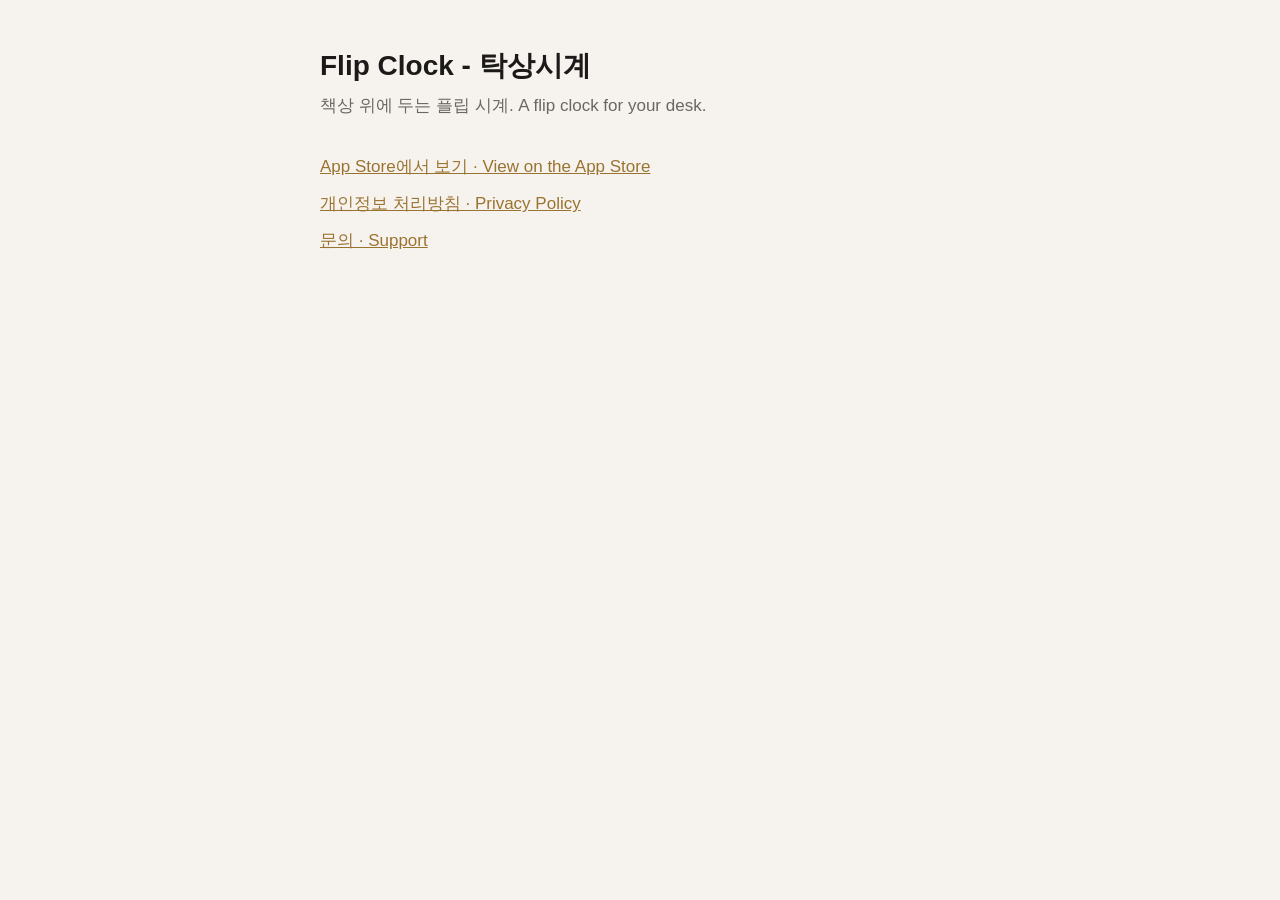
<file: index.html>
<!doctype html>
<html lang="ko">
<head>
  <meta charset="utf-8">
  <meta name="viewport" content="width=device-width, initial-scale=1, viewport-fit=cover">
  <title>Flip Clock - 탁상시계</title>
  <meta name="description" content="책상 위에 두는 플립 시계. Flip Clock - 탁상시계 앱의 지원과 개인정보 처리방침.">
  <style>
    :root {
      color-scheme: light dark;
      --canvas: #F6F3EE;
      --text: #1C1A18;
      --text-secondary: #6B6660;
      --link: #9A7330;
    }
    @media (prefers-color-scheme: dark) {
      :root {
        --canvas: #120E0B;
        --text: #F2EFE9;
        --text-secondary: #8F867B;
        --link: #D2A45A;
      }
    }
    * { box-sizing: border-box; }
    body {
      margin: 0;
      background: var(--canvas);
      color: var(--text);
      font-family: -apple-system, BlinkMacSystemFont, "Apple SD Gothic Neo", "Noto Sans KR", sans-serif;
      font-size: 17px;
      line-height: 1.7;
      word-break: keep-all;
      -webkit-text-size-adjust: 100%;
    }
    main {
      max-width: 42rem;
      margin: 0 auto;
      padding: 48px max(16px, env(safe-area-inset-right)) 48px max(16px, env(safe-area-inset-left));
    }
    h1 { font-size: 28px; line-height: 1.3; margin: 0 0 8px; }
    p { margin: 0 0 12px; }
    .lead { color: var(--text-secondary); margin-bottom: 32px; }
    ul { list-style: none; padding: 0; margin: 0; }
    li { margin-bottom: 8px; }
    a { color: var(--link); }
  </style>
</head>
<body>
  <main>
    <h1>Flip Clock - 탁상시계</h1>
    <p class="lead">책상 위에 두는 플립 시계. A flip clock for your desk.</p>
    <ul>
      <li><a href="https://apps.apple.com/app/id1633579148">App Store에서 보기 · View on the App Store</a></li>
      <li><a href="/privacy/">개인정보 처리방침 · Privacy Policy</a></li>
      <li><a href="https://velog.io/@whitehyun">문의 · Support</a></li>
    </ul>
  </main>
</body>
</html>
</file>
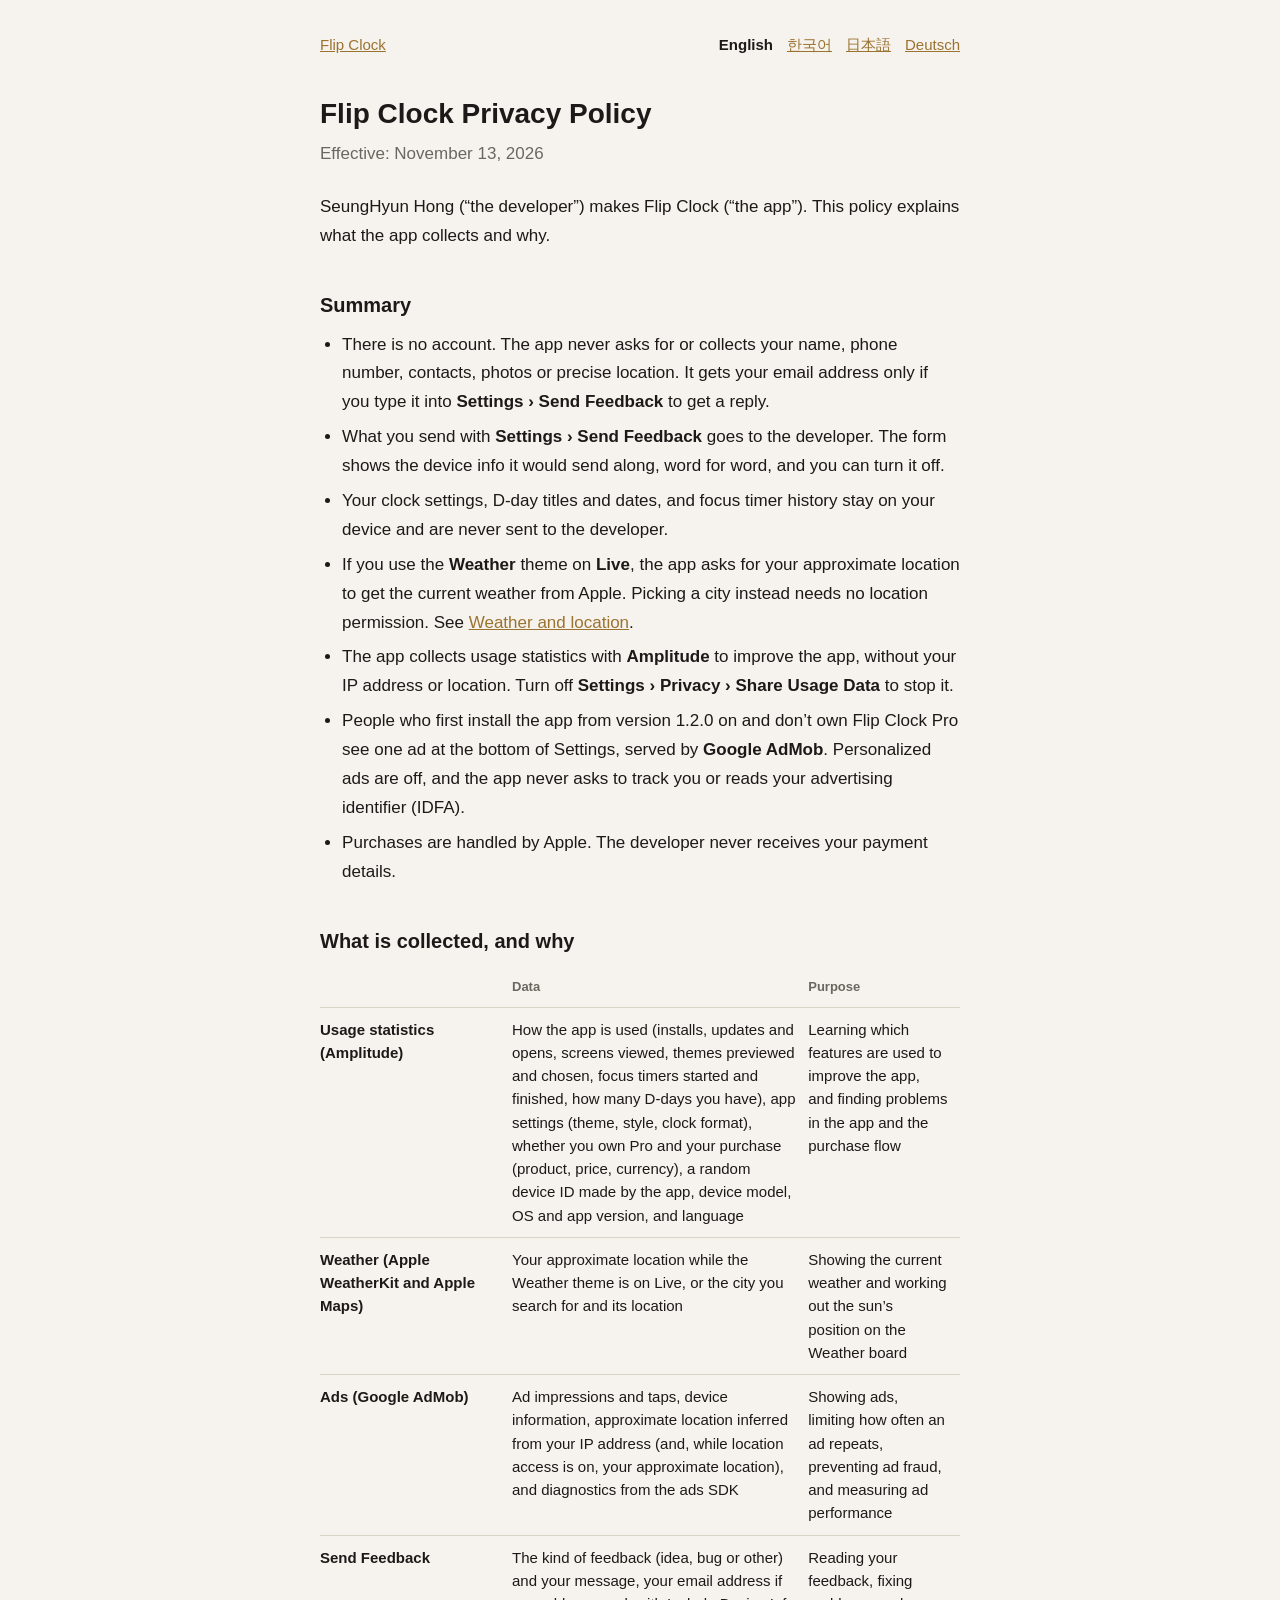
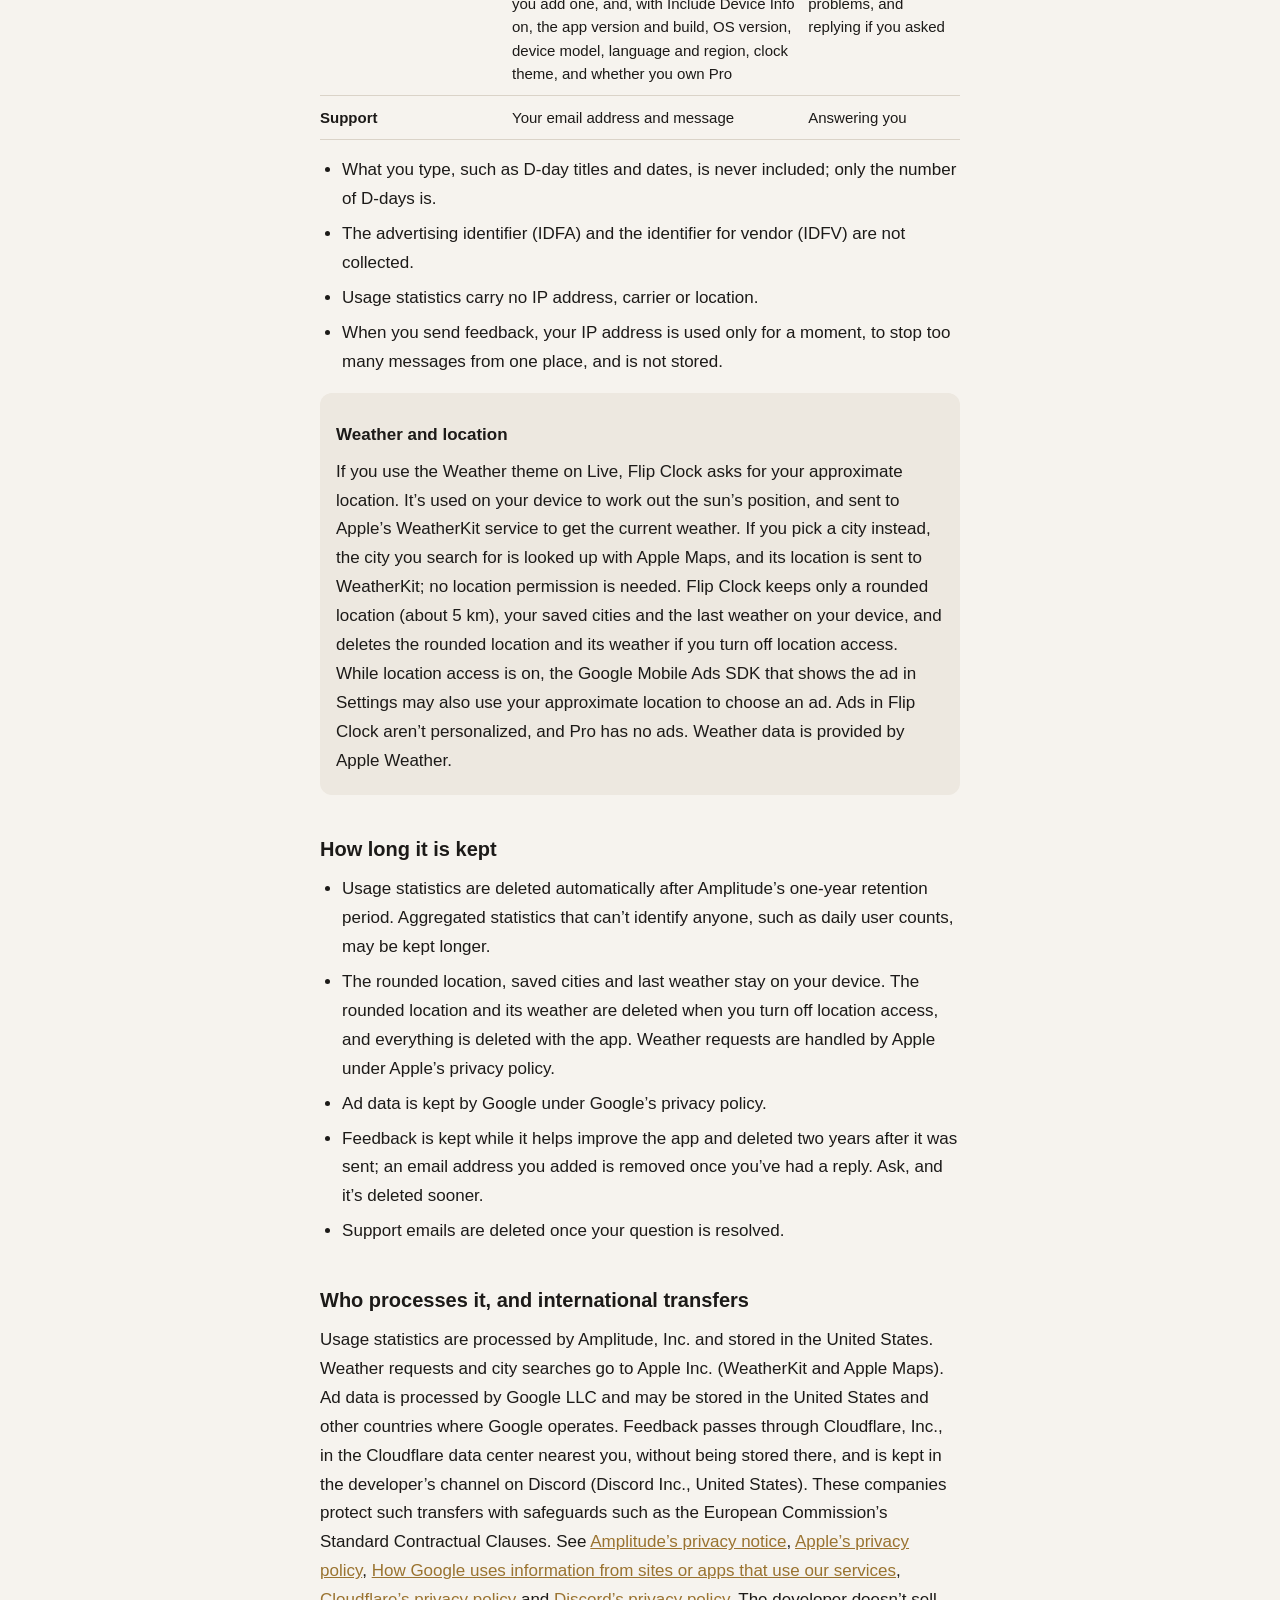
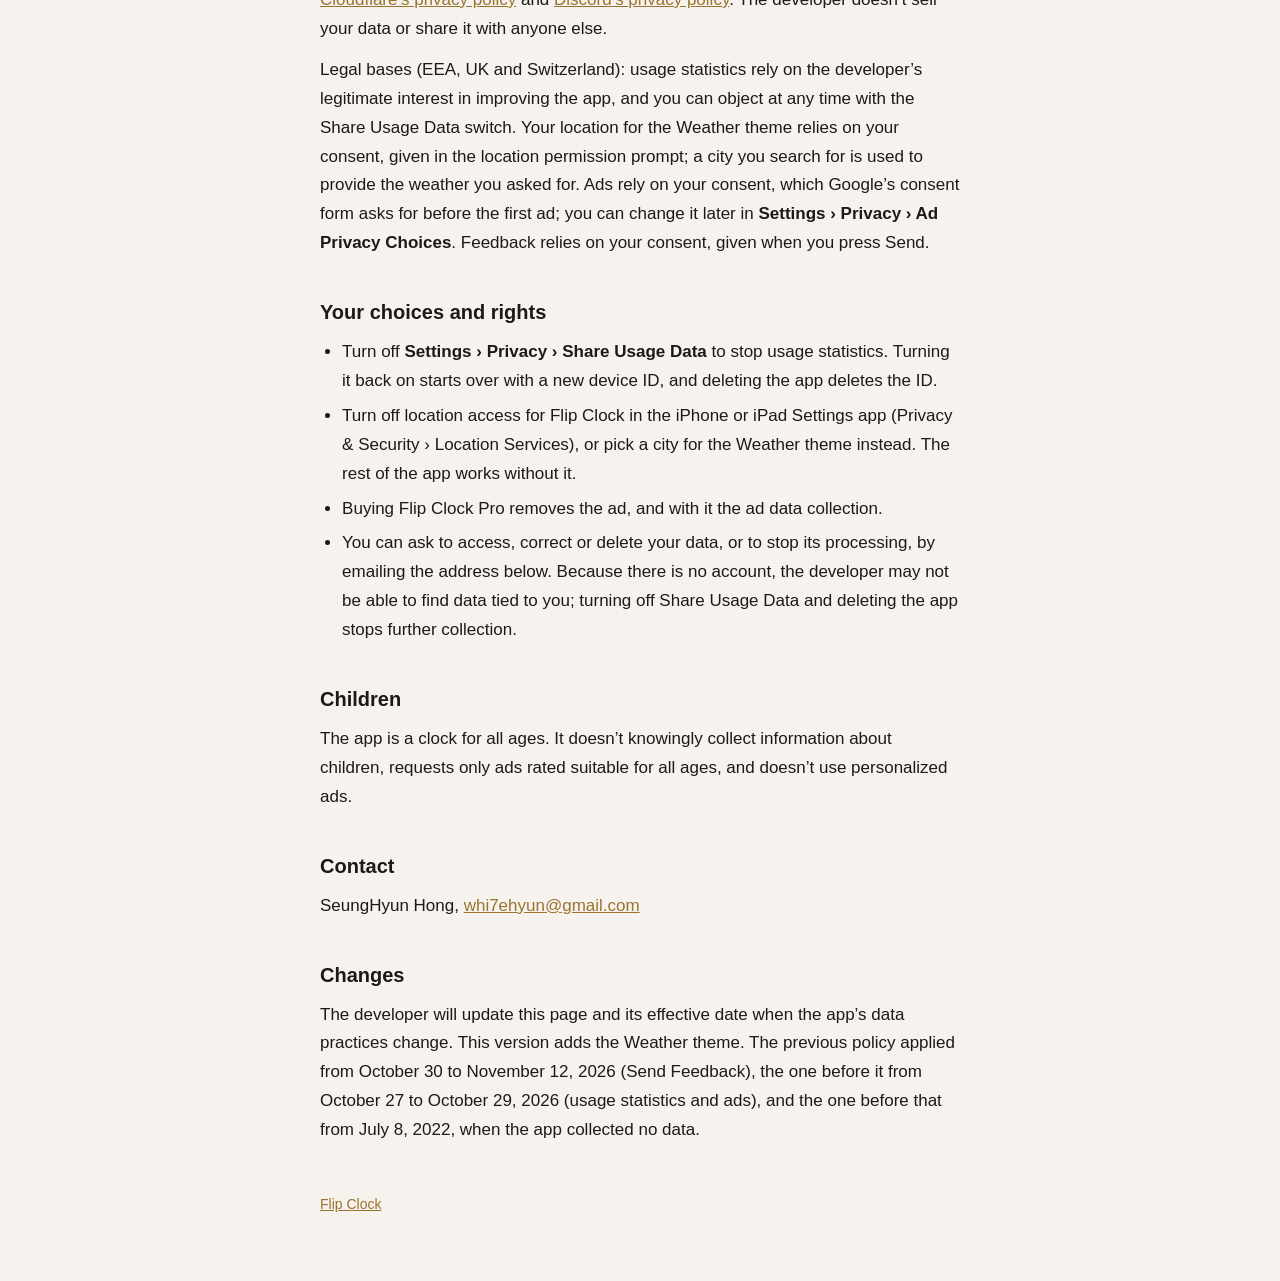
<file: privacy/index.html>
<!doctype html>
<html lang="en">
<head>
  <meta charset="utf-8">
  <meta name="viewport" content="width=device-width, initial-scale=1, viewport-fit=cover">
  <title>Flip Clock Privacy Policy</title>
  <meta name="description" content="What Flip Clock collects, why, and the choices you have.">
  <link rel="canonical" href="https://flipclock.whitehyun.com/privacy/">
  <link rel="alternate" hreflang="en" href="https://flipclock.whitehyun.com/privacy/">
  <link rel="alternate" hreflang="ko" href="https://flipclock.whitehyun.com/ko/privacy/">
  <link rel="alternate" hreflang="ja" href="https://flipclock.whitehyun.com/ja/privacy/">
  <link rel="alternate" hreflang="de" href="https://flipclock.whitehyun.com/de/privacy/">
  <link rel="alternate" hreflang="x-default" href="https://flipclock.whitehyun.com/privacy/">
  <script>
    // The App Store has one privacy URL for every language, and it points here.
    // Send readers to their own language unless they picked English (?lang=en).
    (function () {
      if (/[?&]lang=/.test(location.search)) return;
      var langs = navigator.languages || [navigator.language || ""];
      for (var i = 0; i < langs.length; i++) {
        var l = String(langs[i]).toLowerCase().slice(0, 2);
        if (l === "en") return;
        if (l === "ko" || l === "ja" || l === "de") {
          location.replace("/" + l + "/privacy/" + location.hash);
          return;
        }
      }
    })();
  </script>
  <link rel="stylesheet" href="/privacy.css">
</head>
<body>
  <main>
    <nav class="top" aria-label="Language">
      <a href="/">Flip Clock</a>
      <ul>
        <li><a href="/privacy/?lang=en" lang="en" aria-current="page">English</a></li>
        <li><a href="/ko/privacy/" lang="ko" hreflang="ko">한국어</a></li>
        <li><a href="/ja/privacy/" lang="ja" hreflang="ja">日本語</a></li>
        <li><a href="/de/privacy/" lang="de" hreflang="de">Deutsch</a></li>
      </ul>
    </nav>

    <h1>Flip Clock Privacy Policy</h1>
    <p class="effective">Effective: November 13, 2026</p>

    <p>SeungHyun Hong (“the developer”) makes Flip Clock (“the app”). This policy explains what the app collects and why.</p>

    <h2 id="summary">Summary</h2>
    <ul>
      <li>There is no account. The app never asks for or collects your name, phone number, contacts, photos or precise location. It gets your email address only if you type it into <strong>Settings › Send Feedback</strong> to get a reply.</li>
      <li>What you send with <strong>Settings › Send Feedback</strong> goes to the developer. The form shows the device info it would send along, word for word, and you can turn it off.</li>
      <li>Your clock settings, D-day titles and dates, and focus timer history stay on your device and are never sent to the developer.</li>
      <li>If you use the <strong>Weather</strong> theme on <strong>Live</strong>, the app asks for your approximate location to get the current weather from Apple. Picking a city instead needs no location permission. See <a href="#weather">Weather and location</a>.</li>
      <li>The app collects usage statistics with <strong>Amplitude</strong> to improve the app, without your IP address or location. Turn off <strong>Settings › Privacy › Share Usage Data</strong> to stop it.</li>
      <li>People who first install the app from version 1.2.0 on and don’t own Flip Clock Pro see one ad at the bottom of Settings, served by <strong>Google AdMob</strong>. Personalized ads are off, and the app never asks to track you or reads your advertising identifier (IDFA).</li>
      <li>Purchases are handled by Apple. The developer never receives your payment details.</li>
    </ul>

    <h2 id="collected">What is collected, and why</h2>
    <div class="table-wrap">
      <table>
        <thead><tr><th scope="col"></th><th scope="col">Data</th><th scope="col">Purpose</th></tr></thead>
        <tbody>
          <tr><th scope="row">Usage statistics (Amplitude)</th><td>How the app is used (installs, updates and opens, screens viewed, themes previewed and chosen, focus timers started and finished, how many D-days you have), app settings (theme, style, clock format), whether you own Pro and your purchase (product, price, currency), a random device ID made by the app, device model, OS and app version, and language</td><td>Learning which features are used to improve the app, and finding problems in the app and the purchase flow</td></tr>
          <tr><th scope="row">Weather (Apple WeatherKit and Apple Maps)</th><td>Your approximate location while the Weather theme is on Live, or the city you search for and its location</td><td>Showing the current weather and working out the sun’s position on the Weather board</td></tr>
          <tr><th scope="row">Ads (Google AdMob)</th><td>Ad impressions and taps, device information, approximate location inferred from your IP address (and, while location access is on, your approximate location), and diagnostics from the ads SDK</td><td>Showing ads, limiting how often an ad repeats, preventing ad fraud, and measuring ad performance</td></tr>
          <tr><th scope="row">Send Feedback</th><td>The kind of feedback (idea, bug or other) and your message, your email address if you add one, and, with Include Device Info on, the app version and build, OS version, device model, language and region, clock theme, and whether you own Pro</td><td>Reading your feedback, fixing problems, and replying if you asked</td></tr>
          <tr><th scope="row">Support</th><td>Your email address and message</td><td>Answering you</td></tr>
        </tbody>
      </table>
    </div>
    <ul>
      <li>What you type, such as D-day titles and dates, is never included; only the number of D-days is.</li>
      <li>The advertising identifier (IDFA) and the identifier for vendor (IDFV) are not collected.</li>
      <li>Usage statistics carry no IP address, carrier or location.</li>
      <li>When you send feedback, your IP address is used only for a moment, to stop too many messages from one place, and is not stored.</li>
    </ul>

    <section class="weather" aria-labelledby="weather">
      <h3 id="weather">Weather and location</h3>
      <p>If you use the Weather theme on Live, Flip Clock asks for your approximate location. It’s used on your device to work out the sun’s position, and sent to Apple’s WeatherKit service to get the current weather. If you pick a city instead, the city you search for is looked up with Apple Maps, and its location is sent to WeatherKit; no location permission is needed. Flip Clock keeps only a rounded location (about 5 km), your saved cities and the last weather on your device, and deletes the rounded location and its weather if you turn off location access. While location access is on, the Google Mobile Ads SDK that shows the ad in Settings may also use your approximate location to choose an ad. Ads in Flip Clock aren’t personalized, and Pro has no ads. Weather data is provided by Apple Weather.</p>
    </section>

    <h2 id="retention">How long it is kept</h2>
    <ul>
      <li>Usage statistics are deleted automatically after Amplitude’s one-year retention period. Aggregated statistics that can’t identify anyone, such as daily user counts, may be kept longer.</li>
      <li>The rounded location, saved cities and last weather stay on your device. The rounded location and its weather are deleted when you turn off location access, and everything is deleted with the app. Weather requests are handled by Apple under Apple’s privacy policy.</li>
      <li>Ad data is kept by Google under Google’s privacy policy.</li>
      <li>Feedback is kept while it helps improve the app and deleted two years after it was sent; an email address you added is removed once you’ve had a reply. Ask, and it’s deleted sooner.</li>
      <li>Support emails are deleted once your question is resolved.</li>
    </ul>

    <h2 id="processors">Who processes it, and international transfers</h2>
    <p>Usage statistics are processed by Amplitude, Inc. and stored in the United States. Weather requests and city searches go to Apple Inc. (WeatherKit and Apple Maps). Ad data is processed by Google LLC and may be stored in the United States and other countries where Google operates. Feedback passes through Cloudflare, Inc., in the Cloudflare data center nearest you, without being stored there, and is kept in the developer’s channel on Discord (Discord Inc., United States). These companies protect such transfers with safeguards such as the European Commission’s Standard Contractual Clauses. See <a href="https://amplitude.com/privacy">Amplitude’s privacy notice</a>, <a href="https://www.apple.com/legal/privacy/">Apple’s privacy policy</a>, <a href="https://policies.google.com/technologies/partner-sites">How Google uses information from sites or apps that use our services</a>, <a href="https://www.cloudflare.com/privacypolicy/">Cloudflare’s privacy policy</a> and <a href="https://discord.com/privacy">Discord’s privacy policy</a>. The developer doesn’t sell your data or share it with anyone else.</p>
    <p>Legal bases (EEA, UK and Switzerland): usage statistics rely on the developer’s legitimate interest in improving the app, and you can object at any time with the Share Usage Data switch. Your location for the Weather theme relies on your consent, given in the location permission prompt; a city you search for is used to provide the weather you asked for. Ads rely on your consent, which Google’s consent form asks for before the first ad; you can change it later in <strong>Settings › Privacy › Ad Privacy Choices</strong>. Feedback relies on your consent, given when you press Send.</p>

    <h2 id="choices">Your choices and rights</h2>
    <ul>
      <li>Turn off <strong>Settings › Privacy › Share Usage Data</strong> to stop usage statistics. Turning it back on starts over with a new device ID, and deleting the app deletes the ID.</li>
      <li>Turn off location access for Flip Clock in the iPhone or iPad Settings app (Privacy &amp; Security › Location Services), or pick a city for the Weather theme instead. The rest of the app works without it.</li>
      <li>Buying Flip Clock Pro removes the ad, and with it the ad data collection.</li>
      <li>You can ask to access, correct or delete your data, or to stop its processing, by emailing the address below. Because there is no account, the developer may not be able to find data tied to you; turning off Share Usage Data and deleting the app stops further collection.</li>
    </ul>

    <h2 id="children">Children</h2>
    <p>The app is a clock for all ages. It doesn’t knowingly collect information about children, requests only ads rated suitable for all ages, and doesn’t use personalized ads.</p>

    <h2 id="contact">Contact</h2>
    <p>SeungHyun Hong, <a href="mailto:whi7ehyun@gmail.com">whi7ehyun@gmail.com</a></p>

    <h2 id="changes">Changes</h2>
    <p>The developer will update this page and its effective date when the app’s data practices change. This version adds the Weather theme. The previous policy applied from October 30 to November 12, 2026 (Send Feedback), the one before it from October 27 to October 29, 2026 (usage statistics and ads), and the one before that from July 8, 2022, when the app collected no data.</p>

    <footer><a href="/">Flip Clock</a></footer>
  </main>
</body>
</html>
</file>
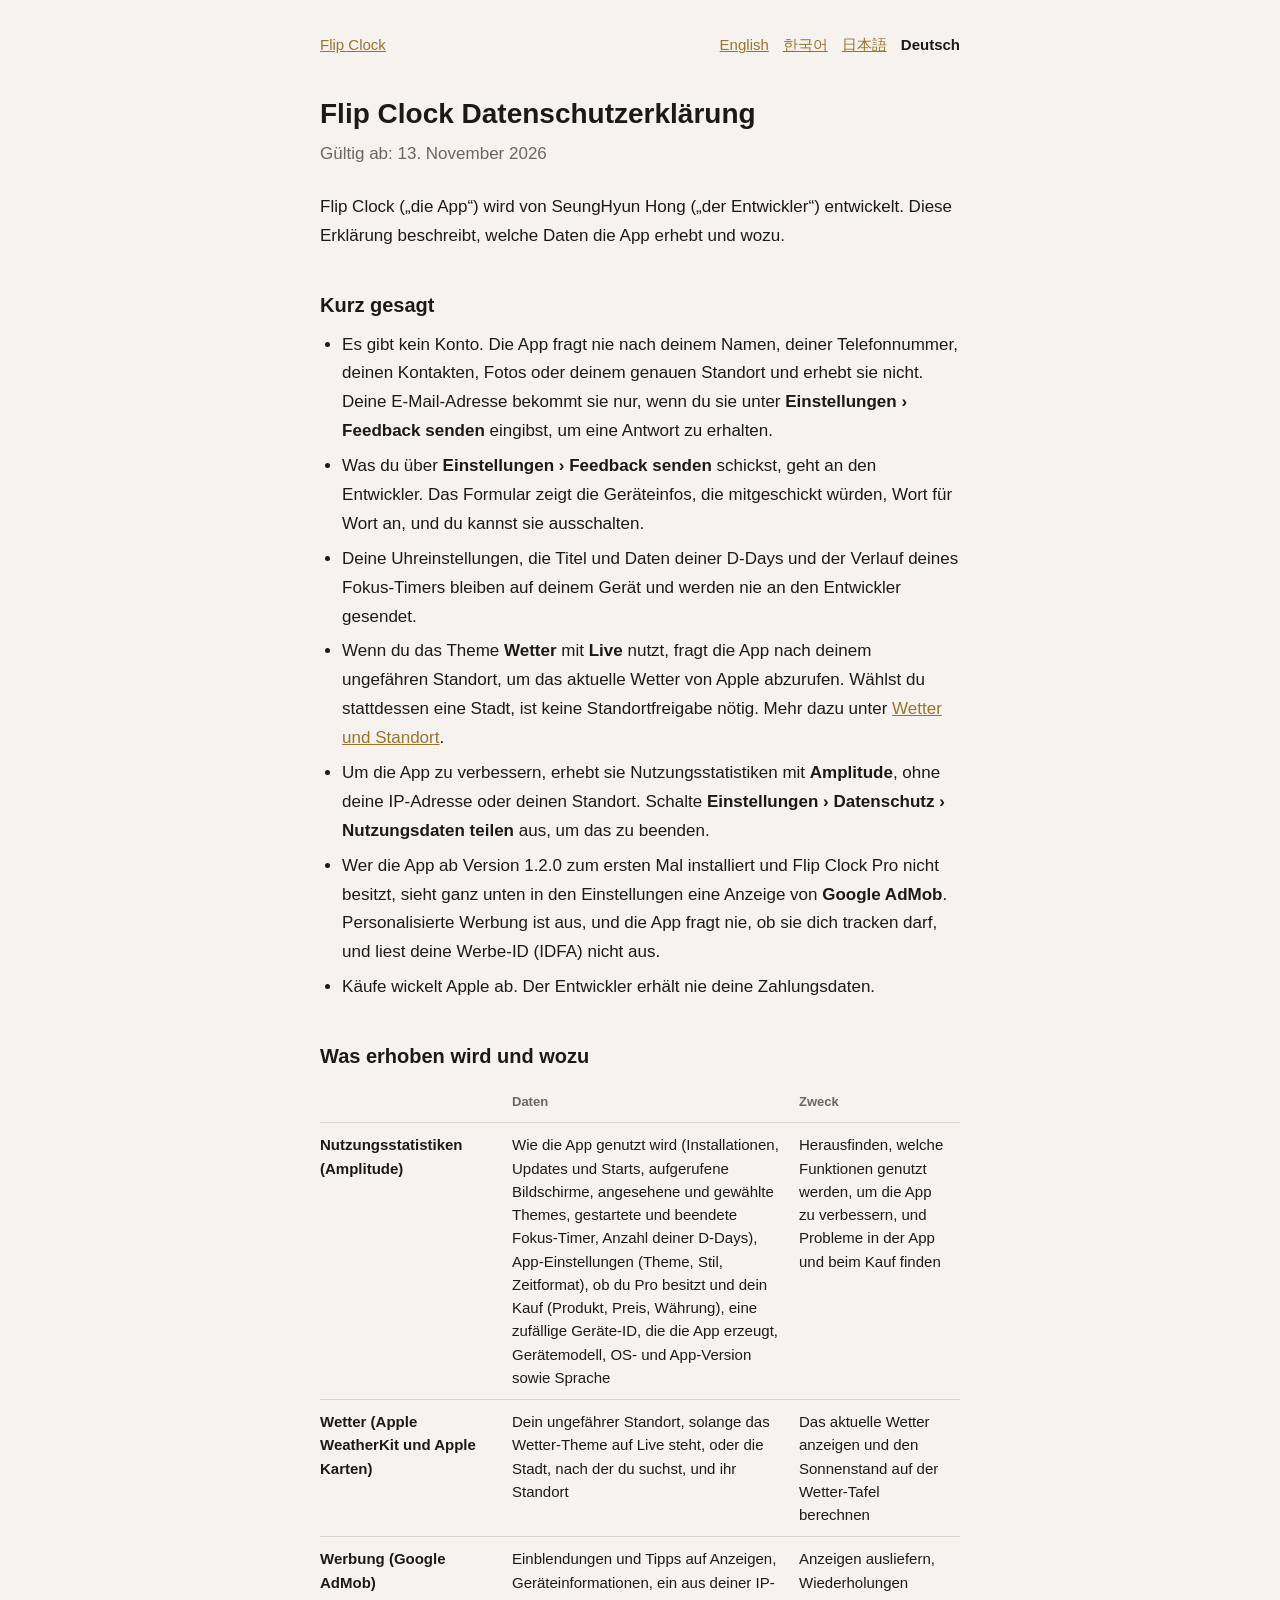
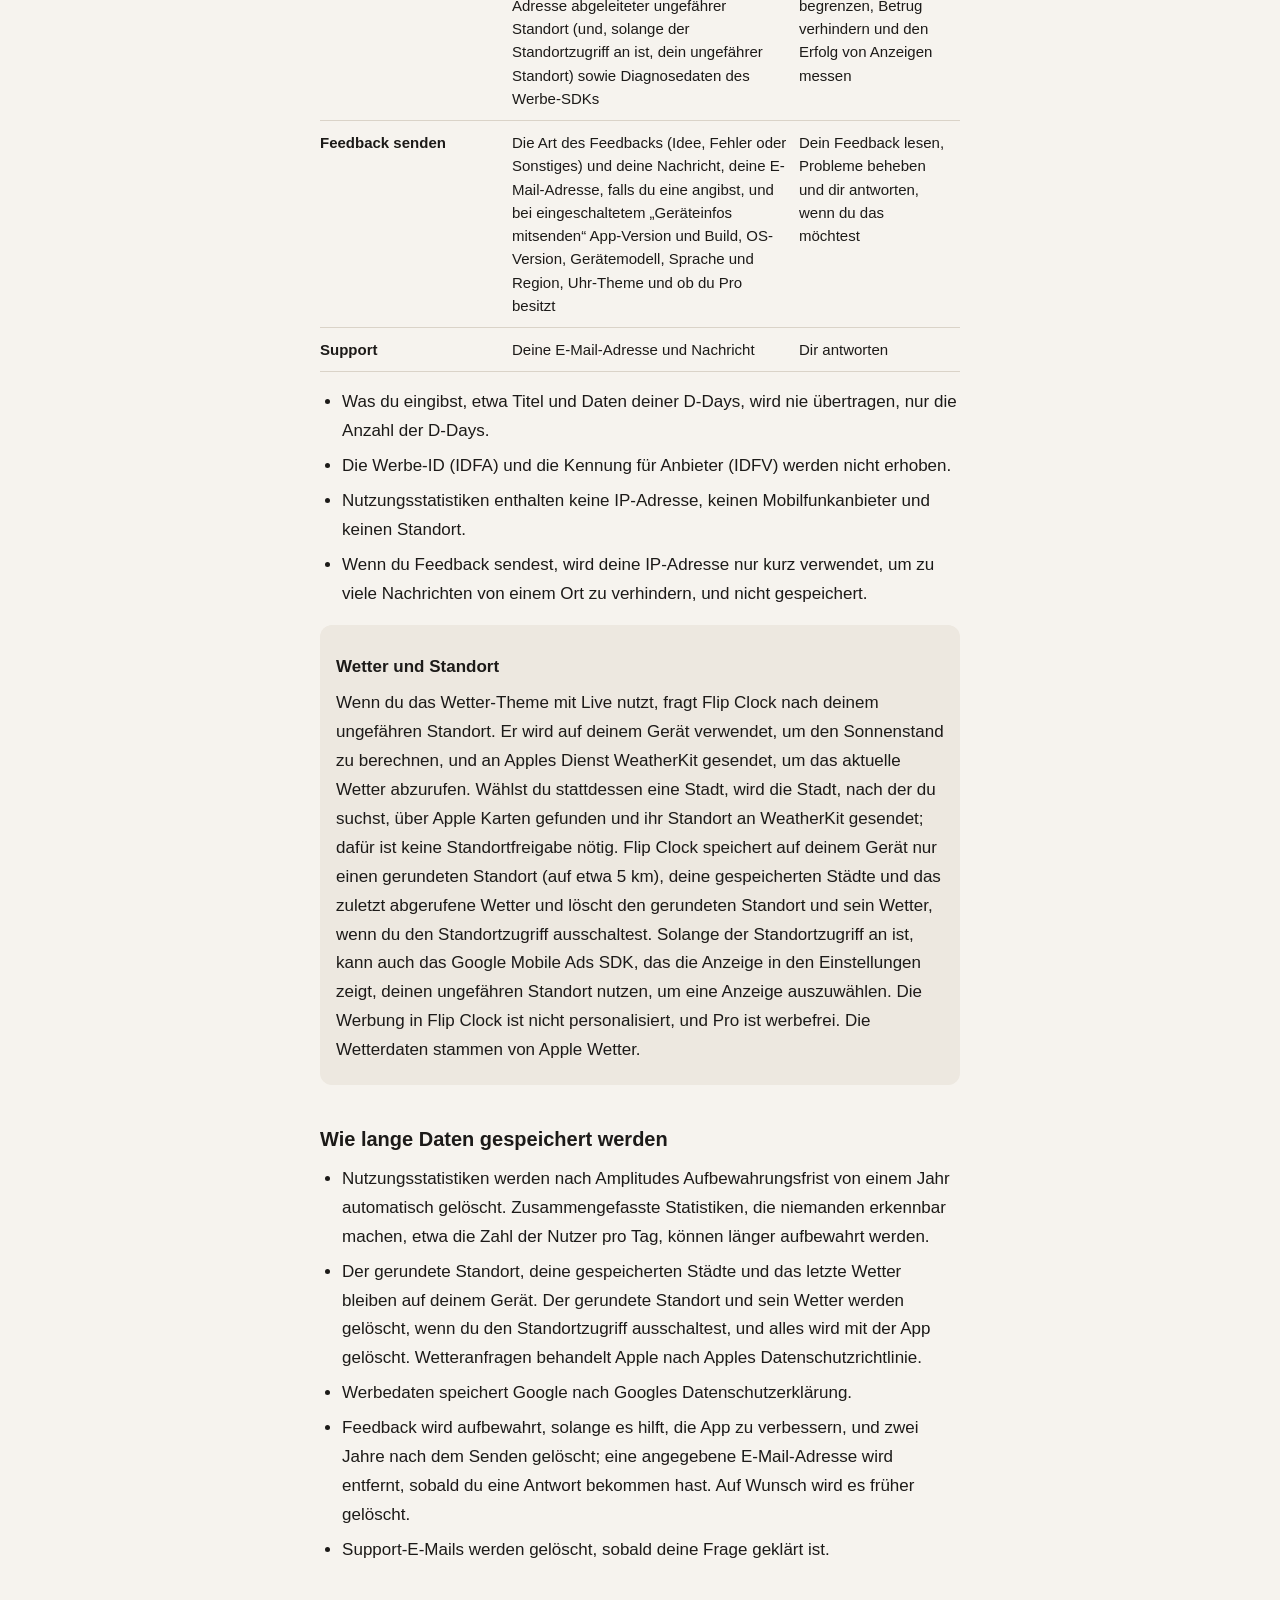
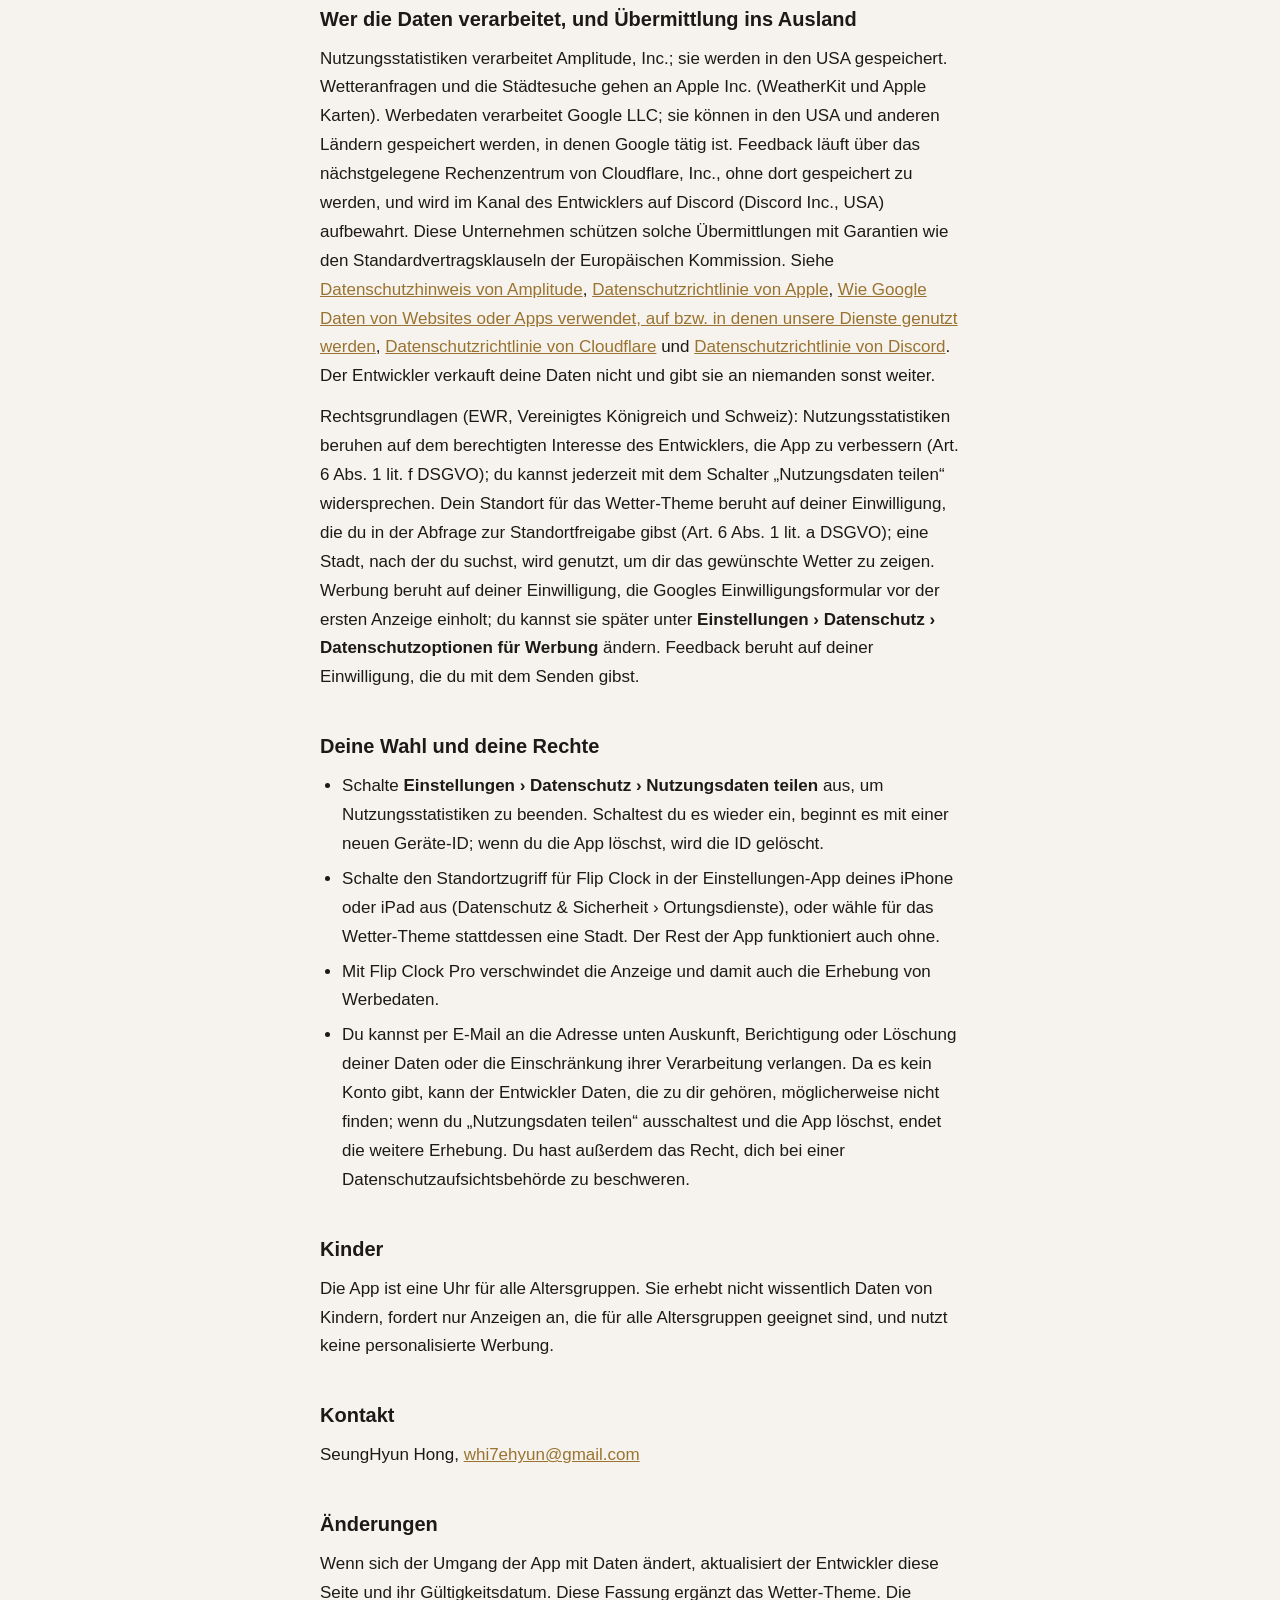
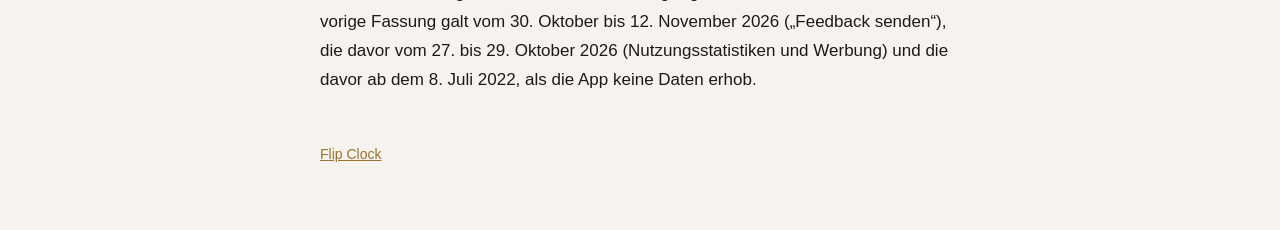
<file: de/privacy/index.html>
<!doctype html>
<html lang="de">
<head>
  <meta charset="utf-8">
  <meta name="viewport" content="width=device-width, initial-scale=1, viewport-fit=cover">
  <title>Flip Clock Datenschutzerklärung</title>
  <meta name="description" content="Was Flip Clock erhebt, wozu, und welche Wahl du hast.">
  <link rel="canonical" href="https://flipclock.whitehyun.com/de/privacy/">
  <link rel="alternate" hreflang="en" href="https://flipclock.whitehyun.com/privacy/">
  <link rel="alternate" hreflang="ko" href="https://flipclock.whitehyun.com/ko/privacy/">
  <link rel="alternate" hreflang="ja" href="https://flipclock.whitehyun.com/ja/privacy/">
  <link rel="alternate" hreflang="de" href="https://flipclock.whitehyun.com/de/privacy/">
  <link rel="alternate" hreflang="x-default" href="https://flipclock.whitehyun.com/privacy/">
  <link rel="stylesheet" href="/privacy.css">
</head>
<body>
  <main>
    <nav class="top" aria-label="Sprache">
      <a href="/">Flip Clock</a>
      <ul>
        <li><a href="/privacy/?lang=en" lang="en" hreflang="en">English</a></li>
        <li><a href="/ko/privacy/" lang="ko" hreflang="ko">한국어</a></li>
        <li><a href="/ja/privacy/" lang="ja" hreflang="ja">日本語</a></li>
        <li><a href="/de/privacy/" lang="de" aria-current="page">Deutsch</a></li>
      </ul>
    </nav>

    <h1>Flip Clock Datenschutzerklärung</h1>
    <p class="effective">Gültig ab: 13. November 2026</p>

    <p>Flip Clock („die App“) wird von SeungHyun Hong („der Entwickler“) entwickelt. Diese Erklärung beschreibt, welche Daten die App erhebt und wozu.</p>

    <h2 id="summary">Kurz gesagt</h2>
    <ul>
      <li>Es gibt kein Konto. Die App fragt nie nach deinem Namen, deiner Telefonnummer, deinen Kontakten, Fotos oder deinem genauen Standort und erhebt sie nicht. Deine E-Mail-Adresse bekommt sie nur, wenn du sie unter <strong>Einstellungen › Feedback senden</strong> eingibst, um eine Antwort zu erhalten.</li>
      <li>Was du über <strong>Einstellungen › Feedback senden</strong> schickst, geht an den Entwickler. Das Formular zeigt die Geräteinfos, die mitgeschickt würden, Wort für Wort an, und du kannst sie ausschalten.</li>
      <li>Deine Uhreinstellungen, die Titel und Daten deiner D-Days und der Verlauf deines Fokus-Timers bleiben auf deinem Gerät und werden nie an den Entwickler gesendet.</li>
      <li>Wenn du das Theme <strong>Wetter</strong> mit <strong>Live</strong> nutzt, fragt die App nach deinem ungefähren Standort, um das aktuelle Wetter von Apple abzurufen. Wählst du stattdessen eine Stadt, ist keine Standortfreigabe nötig. Mehr dazu unter <a href="#weather">Wetter und Standort</a>.</li>
      <li>Um die App zu verbessern, erhebt sie Nutzungsstatistiken mit <strong>Amplitude</strong>, ohne deine IP-Adresse oder deinen Standort. Schalte <strong>Einstellungen › Datenschutz › Nutzungsdaten teilen</strong> aus, um das zu beenden.</li>
      <li>Wer die App ab Version 1.2.0 zum ersten Mal installiert und Flip Clock Pro nicht besitzt, sieht ganz unten in den Einstellungen eine Anzeige von <strong>Google AdMob</strong>. Personalisierte Werbung ist aus, und die App fragt nie, ob sie dich tracken darf, und liest deine Werbe-ID (IDFA) nicht aus.</li>
      <li>Käufe wickelt Apple ab. Der Entwickler erhält nie deine Zahlungsdaten.</li>
    </ul>

    <h2 id="collected">Was erhoben wird und wozu</h2>
    <div class="table-wrap">
      <table>
        <thead><tr><th scope="col"></th><th scope="col">Daten</th><th scope="col">Zweck</th></tr></thead>
        <tbody>
          <tr><th scope="row">Nutzungsstatistiken (Amplitude)</th><td>Wie die App genutzt wird (Installationen, Updates und Starts, aufgerufene Bildschirme, angesehene und gewählte Themes, gestartete und beendete Fokus-Timer, Anzahl deiner D-Days), App-Einstellungen (Theme, Stil, Zeitformat), ob du Pro besitzt und dein Kauf (Produkt, Preis, Währung), eine zufällige Geräte-ID, die die App erzeugt, Gerätemodell, OS- und App-Version sowie Sprache</td><td>Herausfinden, welche Funktionen genutzt werden, um die App zu verbessern, und Probleme in der App und beim Kauf finden</td></tr>
          <tr><th scope="row">Wetter (Apple WeatherKit und Apple Karten)</th><td>Dein ungefährer Standort, solange das Wetter-Theme auf Live steht, oder die Stadt, nach der du suchst, und ihr Standort</td><td>Das aktuelle Wetter anzeigen und den Sonnenstand auf der Wetter-Tafel berechnen</td></tr>
          <tr><th scope="row">Werbung (Google AdMob)</th><td>Einblendungen und Tipps auf Anzeigen, Geräteinformationen, ein aus deiner IP-Adresse abgeleiteter ungefährer Standort (und, solange der Standortzugriff an ist, dein ungefährer Standort) sowie Diagnosedaten des Werbe-SDKs</td><td>Anzeigen ausliefern, Wiederholungen begrenzen, Betrug verhindern und den Erfolg von Anzeigen messen</td></tr>
          <tr><th scope="row">Feedback senden</th><td>Die Art des Feedbacks (Idee, Fehler oder Sonstiges) und deine Nachricht, deine E-Mail-Adresse, falls du eine angibst, und bei eingeschaltetem „Geräteinfos mitsenden“ App-Version und Build, OS-Version, Gerätemodell, Sprache und Region, Uhr-Theme und ob du Pro besitzt</td><td>Dein Feedback lesen, Probleme beheben und dir antworten, wenn du das möchtest</td></tr>
          <tr><th scope="row">Support</th><td>Deine E-Mail-Adresse und Nachricht</td><td>Dir antworten</td></tr>
        </tbody>
      </table>
    </div>
    <ul>
      <li>Was du eingibst, etwa Titel und Daten deiner D-Days, wird nie übertragen, nur die Anzahl der D-Days.</li>
      <li>Die Werbe-ID (IDFA) und die Kennung für Anbieter (IDFV) werden nicht erhoben.</li>
      <li>Nutzungsstatistiken enthalten keine IP-Adresse, keinen Mobilfunkanbieter und keinen Standort.</li>
      <li>Wenn du Feedback sendest, wird deine IP-Adresse nur kurz verwendet, um zu viele Nachrichten von einem Ort zu verhindern, und nicht gespeichert.</li>
    </ul>

    <section class="weather" aria-labelledby="weather">
      <h3 id="weather">Wetter und Standort</h3>
      <p>Wenn du das Wetter-Theme mit Live nutzt, fragt Flip Clock nach deinem ungefähren Standort. Er wird auf deinem Gerät verwendet, um den Sonnenstand zu berechnen, und an Apples Dienst WeatherKit gesendet, um das aktuelle Wetter abzurufen. Wählst du stattdessen eine Stadt, wird die Stadt, nach der du suchst, über Apple Karten gefunden und ihr Standort an WeatherKit gesendet; dafür ist keine Standortfreigabe nötig. Flip Clock speichert auf deinem Gerät nur einen gerundeten Standort (auf etwa 5 km), deine gespeicherten Städte und das zuletzt abgerufene Wetter und löscht den gerundeten Standort und sein Wetter, wenn du den Standortzugriff ausschaltest. Solange der Standortzugriff an ist, kann auch das Google Mobile Ads SDK, das die Anzeige in den Einstellungen zeigt, deinen ungefähren Standort nutzen, um eine Anzeige auszuwählen. Die Werbung in Flip Clock ist nicht personalisiert, und Pro ist werbefrei. Die Wetterdaten stammen von Apple Wetter.</p>
    </section>

    <h2 id="retention">Wie lange Daten gespeichert werden</h2>
    <ul>
      <li>Nutzungsstatistiken werden nach Amplitudes Aufbewahrungsfrist von einem Jahr automatisch gelöscht. Zusammengefasste Statistiken, die niemanden erkennbar machen, etwa die Zahl der Nutzer pro Tag, können länger aufbewahrt werden.</li>
      <li>Der gerundete Standort, deine gespeicherten Städte und das letzte Wetter bleiben auf deinem Gerät. Der gerundete Standort und sein Wetter werden gelöscht, wenn du den Standortzugriff ausschaltest, und alles wird mit der App gelöscht. Wetteranfragen behandelt Apple nach Apples Datenschutzrichtlinie.</li>
      <li>Werbedaten speichert Google nach Googles Datenschutzerklärung.</li>
      <li>Feedback wird aufbewahrt, solange es hilft, die App zu verbessern, und zwei Jahre nach dem Senden gelöscht; eine angegebene E-Mail-Adresse wird entfernt, sobald du eine Antwort bekommen hast. Auf Wunsch wird es früher gelöscht.</li>
      <li>Support-E-Mails werden gelöscht, sobald deine Frage geklärt ist.</li>
    </ul>

    <h2 id="processors">Wer die Daten verarbeitet, und Übermittlung ins Ausland</h2>
    <p>Nutzungsstatistiken verarbeitet Amplitude, Inc.; sie werden in den USA gespeichert. Wetteranfragen und die Städtesuche gehen an Apple Inc. (WeatherKit und Apple Karten). Werbedaten verarbeitet Google LLC; sie können in den USA und anderen Ländern gespeichert werden, in denen Google tätig ist. Feedback läuft über das nächstgelegene Rechenzentrum von Cloudflare, Inc., ohne dort gespeichert zu werden, und wird im Kanal des Entwicklers auf Discord (Discord Inc., USA) aufbewahrt. Diese Unternehmen schützen solche Übermittlungen mit Garantien wie den Standardvertragsklauseln der Europäischen Kommission. Siehe <a href="https://amplitude.com/privacy">Datenschutzhinweis von Amplitude</a>, <a href="https://www.apple.com/de/legal/privacy/">Datenschutzrichtlinie von Apple</a>, <a href="https://policies.google.com/technologies/partner-sites">Wie Google Daten von Websites oder Apps verwendet, auf bzw. in denen unsere Dienste genutzt werden</a>, <a href="https://www.cloudflare.com/privacypolicy/">Datenschutzrichtlinie von Cloudflare</a> und <a href="https://discord.com/privacy">Datenschutzrichtlinie von Discord</a>. Der Entwickler verkauft deine Daten nicht und gibt sie an niemanden sonst weiter.</p>
    <p>Rechtsgrundlagen (EWR, Vereinigtes Königreich und Schweiz): Nutzungsstatistiken beruhen auf dem berechtigten Interesse des Entwicklers, die App zu verbessern (Art. 6 Abs. 1 lit. f DSGVO); du kannst jederzeit mit dem Schalter „Nutzungsdaten teilen“ widersprechen. Dein Standort für das Wetter-Theme beruht auf deiner Einwilligung, die du in der Abfrage zur Standortfreigabe gibst (Art. 6 Abs. 1 lit. a DSGVO); eine Stadt, nach der du suchst, wird genutzt, um dir das gewünschte Wetter zu zeigen. Werbung beruht auf deiner Einwilligung, die Googles Einwilligungsformular vor der ersten Anzeige einholt; du kannst sie später unter <strong>Einstellungen › Datenschutz › Datenschutzoptionen für Werbung</strong> ändern. Feedback beruht auf deiner Einwilligung, die du mit dem Senden gibst.</p>

    <h2 id="choices">Deine Wahl und deine Rechte</h2>
    <ul>
      <li>Schalte <strong>Einstellungen › Datenschutz › Nutzungsdaten teilen</strong> aus, um Nutzungsstatistiken zu beenden. Schaltest du es wieder ein, beginnt es mit einer neuen Geräte-ID; wenn du die App löschst, wird die ID gelöscht.</li>
      <li>Schalte den Standortzugriff für Flip Clock in der Einstellungen-App deines iPhone oder iPad aus (Datenschutz &amp; Sicherheit › Ortungsdienste), oder wähle für das Wetter-Theme stattdessen eine Stadt. Der Rest der App funktioniert auch ohne.</li>
      <li>Mit Flip Clock Pro verschwindet die Anzeige und damit auch die Erhebung von Werbedaten.</li>
      <li>Du kannst per E-Mail an die Adresse unten Auskunft, Berichtigung oder Löschung deiner Daten oder die Einschränkung ihrer Verarbeitung verlangen. Da es kein Konto gibt, kann der Entwickler Daten, die zu dir gehören, möglicherweise nicht finden; wenn du „Nutzungsdaten teilen“ ausschaltest und die App löschst, endet die weitere Erhebung. Du hast außerdem das Recht, dich bei einer Datenschutzaufsichtsbehörde zu beschweren.</li>
    </ul>

    <h2 id="children">Kinder</h2>
    <p>Die App ist eine Uhr für alle Altersgruppen. Sie erhebt nicht wissentlich Daten von Kindern, fordert nur Anzeigen an, die für alle Altersgruppen geeignet sind, und nutzt keine personalisierte Werbung.</p>

    <h2 id="contact">Kontakt</h2>
    <p>SeungHyun Hong, <a href="mailto:whi7ehyun@gmail.com">whi7ehyun@gmail.com</a></p>

    <h2 id="changes">Änderungen</h2>
    <p>Wenn sich der Umgang der App mit Daten ändert, aktualisiert der Entwickler diese Seite und ihr Gültigkeitsdatum. Diese Fassung ergänzt das Wetter-Theme. Die vorige Fassung galt vom 30. Oktober bis 12. November 2026 („Feedback senden“), die davor vom 27. bis 29. Oktober 2026 (Nutzungsstatistiken und Werbung) und die davor ab dem 8. Juli 2022, als die App keine Daten erhob.</p>

    <footer><a href="/">Flip Clock</a></footer>
  </main>
</body>
</html>
</file>
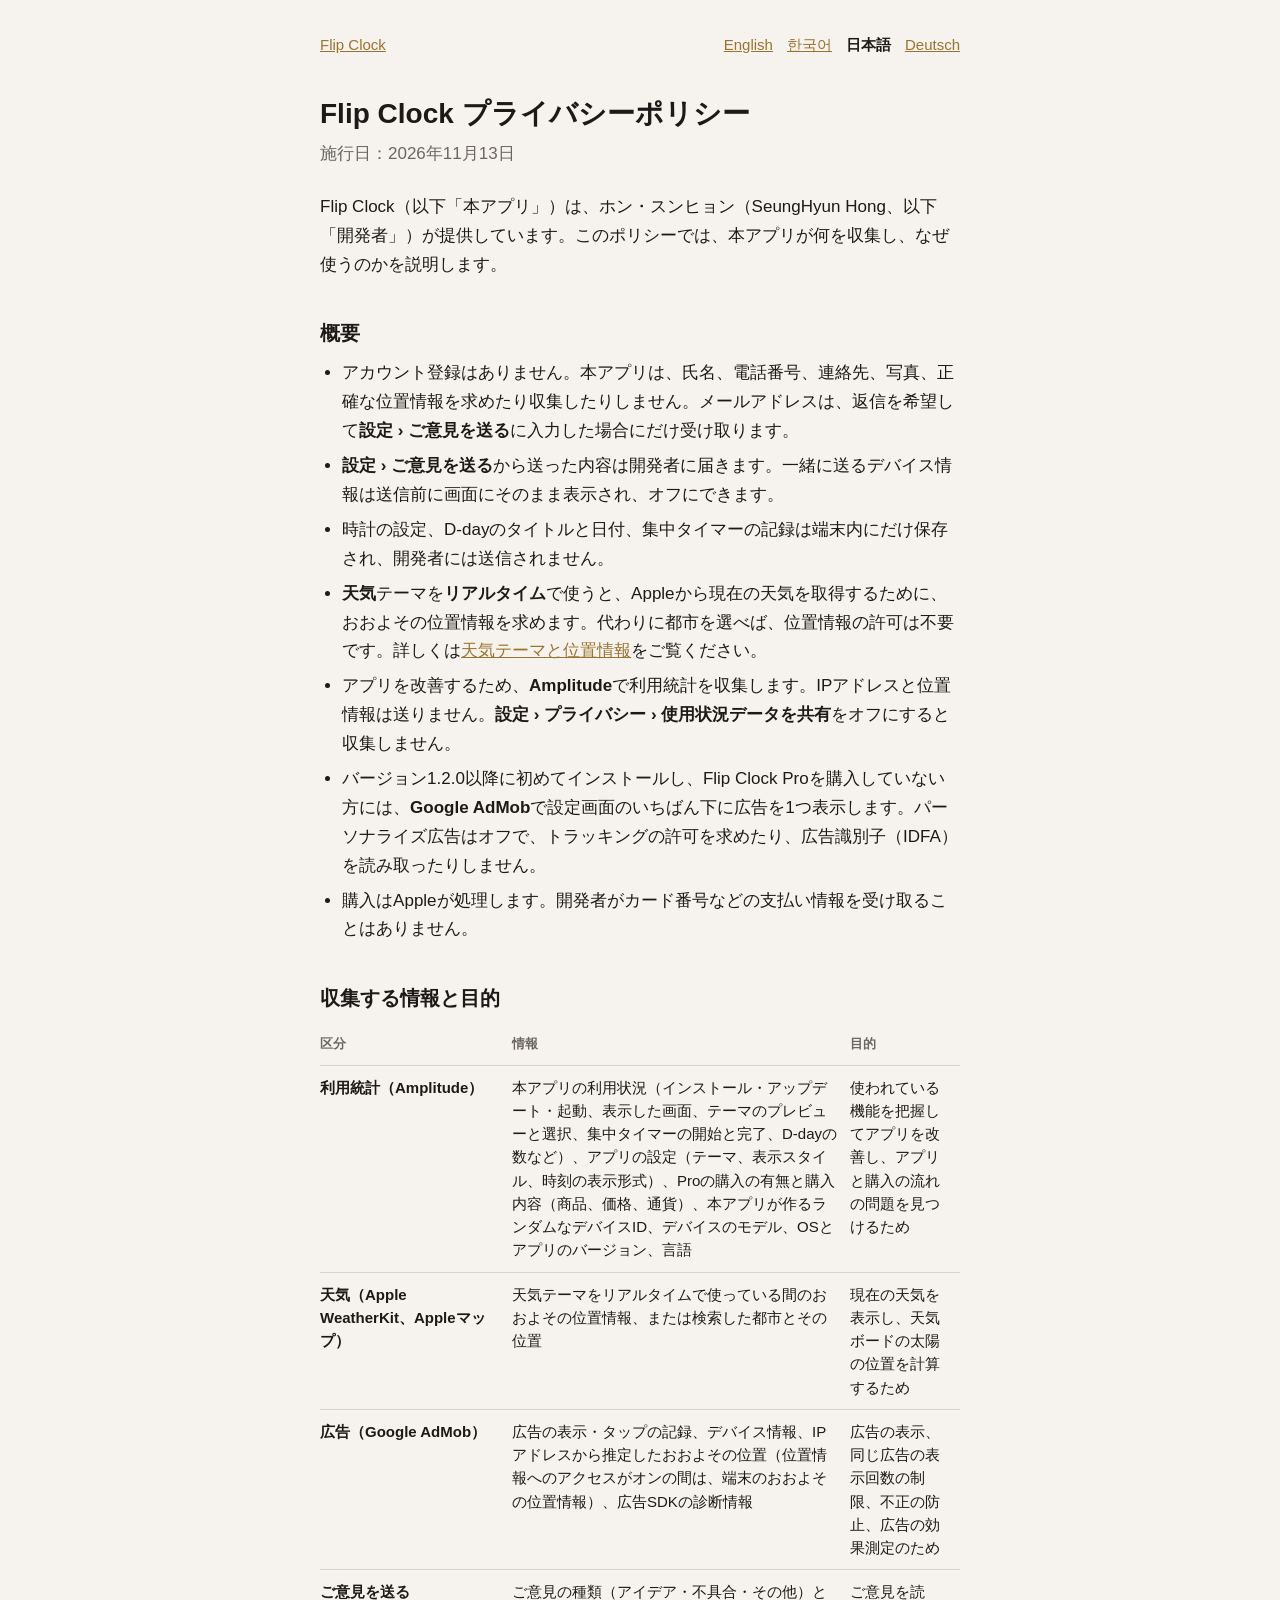
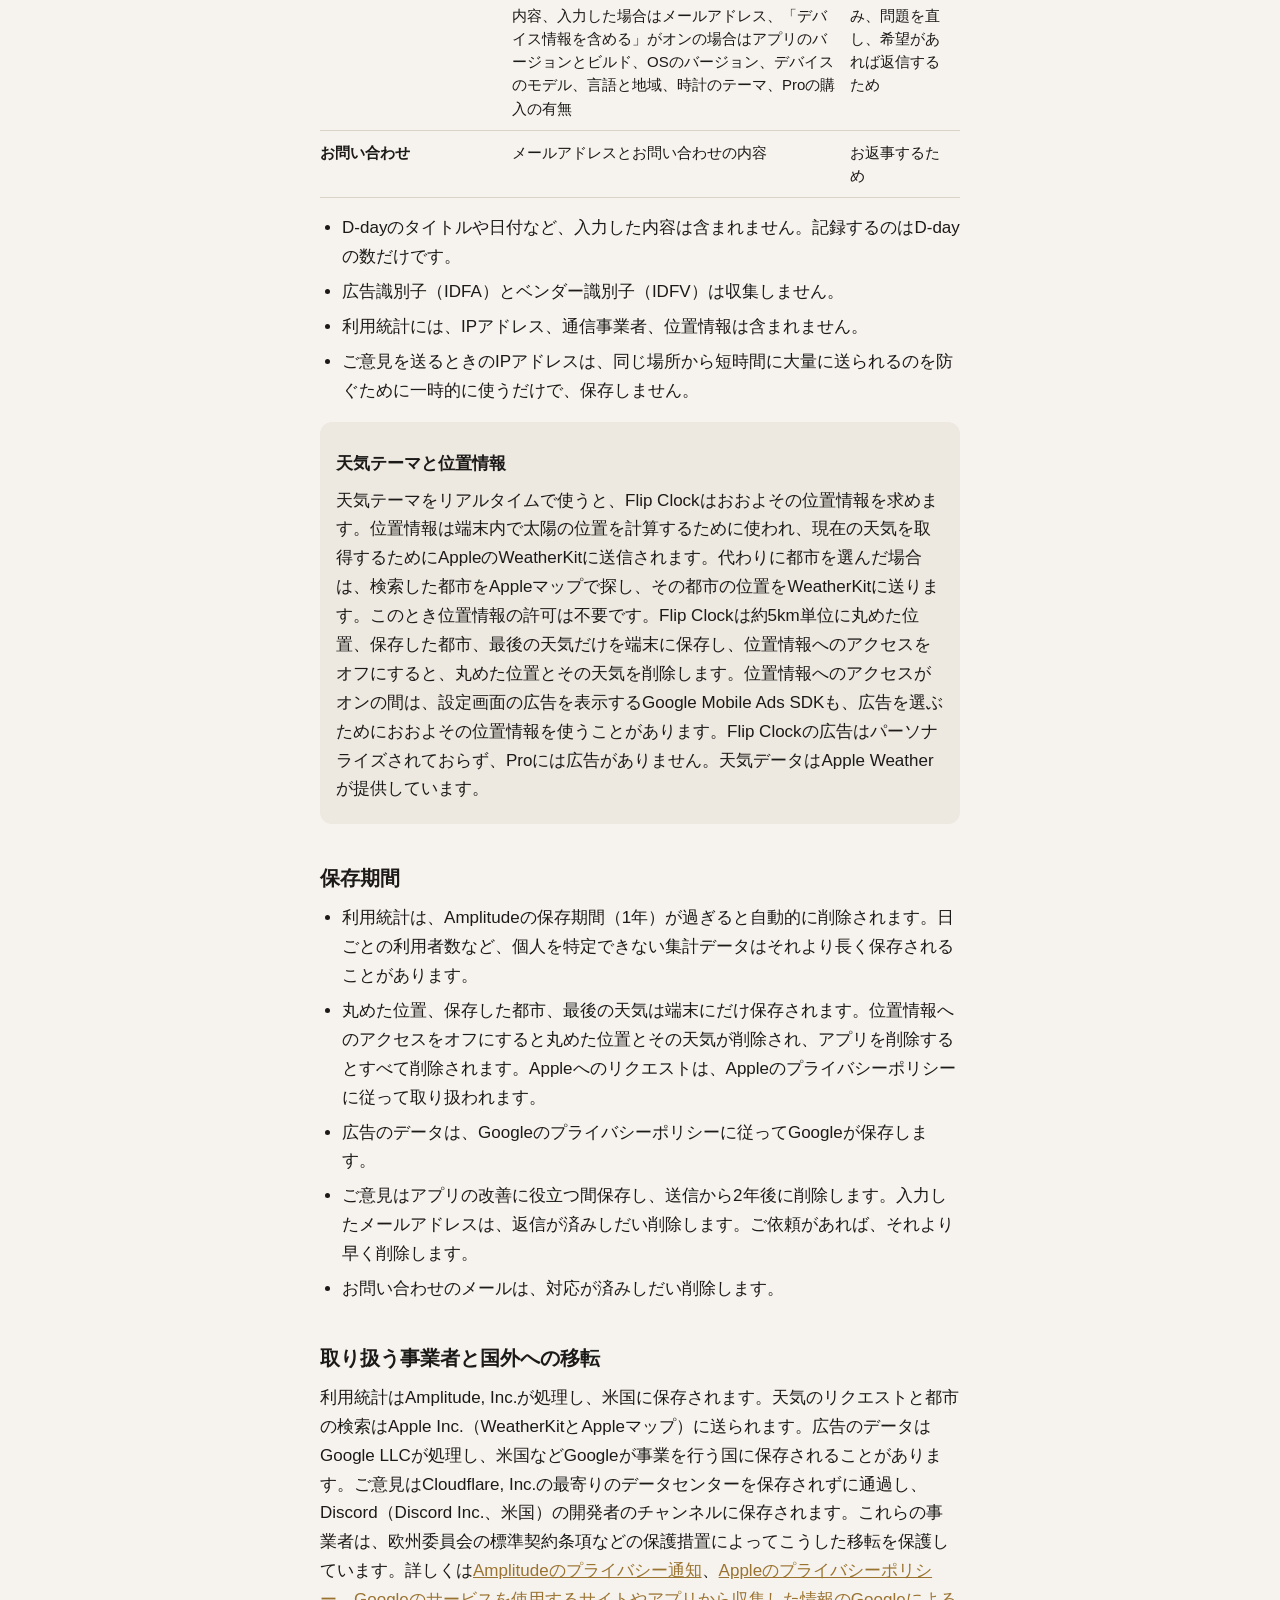
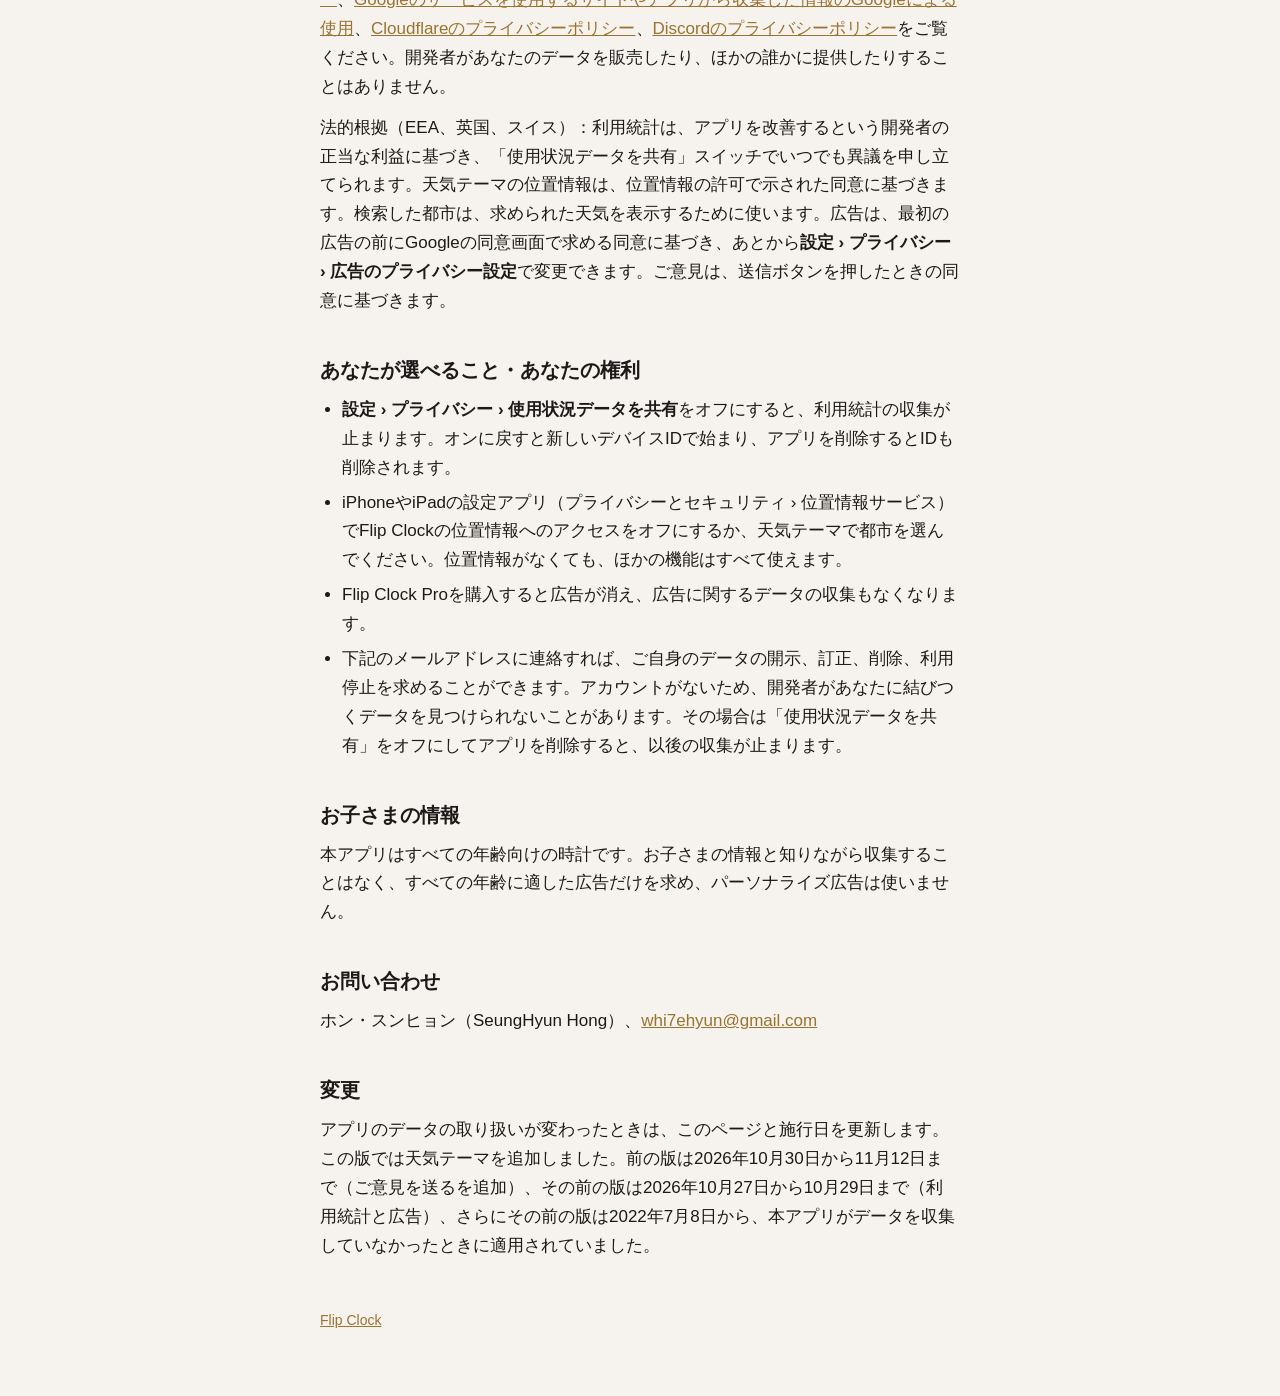
<file: ja/privacy/index.html>
<!doctype html>
<html lang="ja">
<head>
  <meta charset="utf-8">
  <meta name="viewport" content="width=device-width, initial-scale=1, viewport-fit=cover">
  <title>Flip Clock プライバシーポリシー</title>
  <meta name="description" content="Flip Clockが収集する情報とその目的、あなたが選べること。">
  <link rel="canonical" href="https://flipclock.whitehyun.com/ja/privacy/">
  <link rel="alternate" hreflang="en" href="https://flipclock.whitehyun.com/privacy/">
  <link rel="alternate" hreflang="ko" href="https://flipclock.whitehyun.com/ko/privacy/">
  <link rel="alternate" hreflang="ja" href="https://flipclock.whitehyun.com/ja/privacy/">
  <link rel="alternate" hreflang="de" href="https://flipclock.whitehyun.com/de/privacy/">
  <link rel="alternate" hreflang="x-default" href="https://flipclock.whitehyun.com/privacy/">
  <link rel="stylesheet" href="/privacy.css">
</head>
<body>
  <main>
    <nav class="top" aria-label="言語">
      <a href="/">Flip Clock</a>
      <ul>
        <li><a href="/privacy/?lang=en" lang="en" hreflang="en">English</a></li>
        <li><a href="/ko/privacy/" lang="ko" hreflang="ko">한국어</a></li>
        <li><a href="/ja/privacy/" lang="ja" aria-current="page">日本語</a></li>
        <li><a href="/de/privacy/" lang="de" hreflang="de">Deutsch</a></li>
      </ul>
    </nav>

    <h1>Flip Clock プライバシーポリシー</h1>
    <p class="effective">施行日：2026年11月13日</p>

    <p>Flip Clock（以下「本アプリ」）は、ホン・スンヒョン（SeungHyun Hong、以下「開発者」）が提供しています。このポリシーでは、本アプリが何を収集し、なぜ使うのかを説明します。</p>

    <h2 id="summary">概要</h2>
    <ul>
      <li>アカウント登録はありません。本アプリは、氏名、電話番号、連絡先、写真、正確な位置情報を求めたり収集したりしません。メールアドレスは、返信を希望して<strong>設定 › ご意見を送る</strong>に入力した場合にだけ受け取ります。</li>
      <li><strong>設定 › ご意見を送る</strong>から送った内容は開発者に届きます。一緒に送るデバイス情報は送信前に画面にそのまま表示され、オフにできます。</li>
      <li>時計の設定、D-dayのタイトルと日付、集中タイマーの記録は端末内にだけ保存され、開発者には送信されません。</li>
      <li><strong>天気</strong>テーマを<strong>リアルタイム</strong>で使うと、Appleから現在の天気を取得するために、おおよその位置情報を求めます。代わりに都市を選べば、位置情報の許可は不要です。詳しくは<a href="#weather">天気テーマと位置情報</a>をご覧ください。</li>
      <li>アプリを改善するため、<strong>Amplitude</strong>で利用統計を収集します。IPアドレスと位置情報は送りません。<strong>設定 › プライバシー › 使用状況データを共有</strong>をオフにすると収集しません。</li>
      <li>バージョン1.2.0以降に初めてインストールし、Flip Clock Proを購入していない方には、<strong>Google AdMob</strong>で設定画面のいちばん下に広告を1つ表示します。パーソナライズ広告はオフで、トラッキングの許可を求めたり、広告識別子（IDFA）を読み取ったりしません。</li>
      <li>購入はAppleが処理します。開発者がカード番号などの支払い情報を受け取ることはありません。</li>
    </ul>

    <h2 id="collected">収集する情報と目的</h2>
    <div class="table-wrap">
      <table>
        <thead><tr><th scope="col">区分</th><th scope="col">情報</th><th scope="col">目的</th></tr></thead>
        <tbody>
          <tr><th scope="row">利用統計（Amplitude）</th><td>本アプリの利用状況（インストール・アップデート・起動、表示した画面、テーマのプレビューと選択、集中タイマーの開始と完了、D-dayの数など）、アプリの設定（テーマ、表示スタイル、時刻の表示形式）、Proの購入の有無と購入内容（商品、価格、通貨）、本アプリが作るランダムなデバイスID、デバイスのモデル、OSとアプリのバージョン、言語</td><td>使われている機能を把握してアプリを改善し、アプリと購入の流れの問題を見つけるため</td></tr>
          <tr><th scope="row">天気（Apple WeatherKit、Appleマップ）</th><td>天気テーマをリアルタイムで使っている間のおおよその位置情報、または検索した都市とその位置</td><td>現在の天気を表示し、天気ボードの太陽の位置を計算するため</td></tr>
          <tr><th scope="row">広告（Google AdMob）</th><td>広告の表示・タップの記録、デバイス情報、IPアドレスから推定したおおよその位置（位置情報へのアクセスがオンの間は、端末のおおよその位置情報）、広告SDKの診断情報</td><td>広告の表示、同じ広告の表示回数の制限、不正の防止、広告の効果測定のため</td></tr>
          <tr><th scope="row">ご意見を送る</th><td>ご意見の種類（アイデア・不具合・その他）と内容、入力した場合はメールアドレス、「デバイス情報を含める」がオンの場合はアプリのバージョンとビルド、OSのバージョン、デバイスのモデル、言語と地域、時計のテーマ、Proの購入の有無</td><td>ご意見を読み、問題を直し、希望があれば返信するため</td></tr>
          <tr><th scope="row">お問い合わせ</th><td>メールアドレスとお問い合わせの内容</td><td>お返事するため</td></tr>
        </tbody>
      </table>
    </div>
    <ul>
      <li>D-dayのタイトルや日付など、入力した内容は含まれません。記録するのはD-dayの数だけです。</li>
      <li>広告識別子（IDFA）とベンダー識別子（IDFV）は収集しません。</li>
      <li>利用統計には、IPアドレス、通信事業者、位置情報は含まれません。</li>
      <li>ご意見を送るときのIPアドレスは、同じ場所から短時間に大量に送られるのを防ぐために一時的に使うだけで、保存しません。</li>
    </ul>

    <section class="weather" aria-labelledby="weather">
      <h3 id="weather">天気テーマと位置情報</h3>
      <p>天気テーマをリアルタイムで使うと、Flip Clockはおおよその位置情報を求めます。位置情報は端末内で太陽の位置を計算するために使われ、現在の天気を取得するためにAppleのWeatherKitに送信されます。代わりに都市を選んだ場合は、検索した都市をAppleマップで探し、その都市の位置をWeatherKitに送ります。このとき位置情報の許可は不要です。Flip Clockは約5km単位に丸めた位置、保存した都市、最後の天気だけを端末に保存し、位置情報へのアクセスをオフにすると、丸めた位置とその天気を削除します。位置情報へのアクセスがオンの間は、設定画面の広告を表示するGoogle Mobile Ads SDKも、広告を選ぶためにおおよその位置情報を使うことがあります。Flip Clockの広告はパーソナライズされておらず、Proには広告がありません。天気データはApple Weatherが提供しています。</p>
    </section>

    <h2 id="retention">保存期間</h2>
    <ul>
      <li>利用統計は、Amplitudeの保存期間（1年）が過ぎると自動的に削除されます。日ごとの利用者数など、個人を特定できない集計データはそれより長く保存されることがあります。</li>
      <li>丸めた位置、保存した都市、最後の天気は端末にだけ保存されます。位置情報へのアクセスをオフにすると丸めた位置とその天気が削除され、アプリを削除するとすべて削除されます。Appleへのリクエストは、Appleのプライバシーポリシーに従って取り扱われます。</li>
      <li>広告のデータは、Googleのプライバシーポリシーに従ってGoogleが保存します。</li>
      <li>ご意見はアプリの改善に役立つ間保存し、送信から2年後に削除します。入力したメールアドレスは、返信が済みしだい削除します。ご依頼があれば、それより早く削除します。</li>
      <li>お問い合わせのメールは、対応が済みしだい削除します。</li>
    </ul>

    <h2 id="processors">取り扱う事業者と国外への移転</h2>
    <p>利用統計はAmplitude, Inc.が処理し、米国に保存されます。天気のリクエストと都市の検索はApple Inc.（WeatherKitとAppleマップ）に送られます。広告のデータはGoogle LLCが処理し、米国などGoogleが事業を行う国に保存されることがあります。ご意見はCloudflare, Inc.の最寄りのデータセンターを保存されずに通過し、Discord（Discord Inc.、米国）の開発者のチャンネルに保存されます。これらの事業者は、欧州委員会の標準契約条項などの保護措置によってこうした移転を保護しています。詳しくは<a href="https://amplitude.com/privacy">Amplitudeのプライバシー通知</a>、<a href="https://www.apple.com/jp/legal/privacy/">Appleのプライバシーポリシー</a>、<a href="https://policies.google.com/technologies/partner-sites">Googleのサービスを使用するサイトやアプリから収集した情報のGoogleによる使用</a>、<a href="https://www.cloudflare.com/privacypolicy/">Cloudflareのプライバシーポリシー</a>、<a href="https://discord.com/privacy">Discordのプライバシーポリシー</a>をご覧ください。開発者があなたのデータを販売したり、ほかの誰かに提供したりすることはありません。</p>
    <p>法的根拠（EEA、英国、スイス）：利用統計は、アプリを改善するという開発者の正当な利益に基づき、「使用状況データを共有」スイッチでいつでも異議を申し立てられます。天気テーマの位置情報は、位置情報の許可で示された同意に基づきます。検索した都市は、求められた天気を表示するために使います。広告は、最初の広告の前にGoogleの同意画面で求める同意に基づき、あとから<strong>設定 › プライバシー › 広告のプライバシー設定</strong>で変更できます。ご意見は、送信ボタンを押したときの同意に基づきます。</p>

    <h2 id="choices">あなたが選べること・あなたの権利</h2>
    <ul>
      <li><strong>設定 › プライバシー › 使用状況データを共有</strong>をオフにすると、利用統計の収集が止まります。オンに戻すと新しいデバイスIDで始まり、アプリを削除するとIDも削除されます。</li>
      <li>iPhoneやiPadの設定アプリ（プライバシーとセキュリティ › 位置情報サービス）でFlip Clockの位置情報へのアクセスをオフにするか、天気テーマで都市を選んでください。位置情報がなくても、ほかの機能はすべて使えます。</li>
      <li>Flip Clock Proを購入すると広告が消え、広告に関するデータの収集もなくなります。</li>
      <li>下記のメールアドレスに連絡すれば、ご自身のデータの開示、訂正、削除、利用停止を求めることができます。アカウントがないため、開発者があなたに結びつくデータを見つけられないことがあります。その場合は「使用状況データを共有」をオフにしてアプリを削除すると、以後の収集が止まります。</li>
    </ul>

    <h2 id="children">お子さまの情報</h2>
    <p>本アプリはすべての年齢向けの時計です。お子さまの情報と知りながら収集することはなく、すべての年齢に適した広告だけを求め、パーソナライズ広告は使いません。</p>

    <h2 id="contact">お問い合わせ</h2>
    <p>ホン・スンヒョン（SeungHyun Hong）、<a href="mailto:whi7ehyun@gmail.com">whi7ehyun@gmail.com</a></p>

    <h2 id="changes">変更</h2>
    <p>アプリのデータの取り扱いが変わったときは、このページと施行日を更新します。この版では天気テーマを追加しました。前の版は2026年10月30日から11月12日まで（ご意見を送るを追加）、その前の版は2026年10月27日から10月29日まで（利用統計と広告）、さらにその前の版は2022年7月8日から、本アプリがデータを収集していなかったときに適用されていました。</p>

    <footer><a href="/">Flip Clock</a></footer>
  </main>
</body>
</html>
</file>
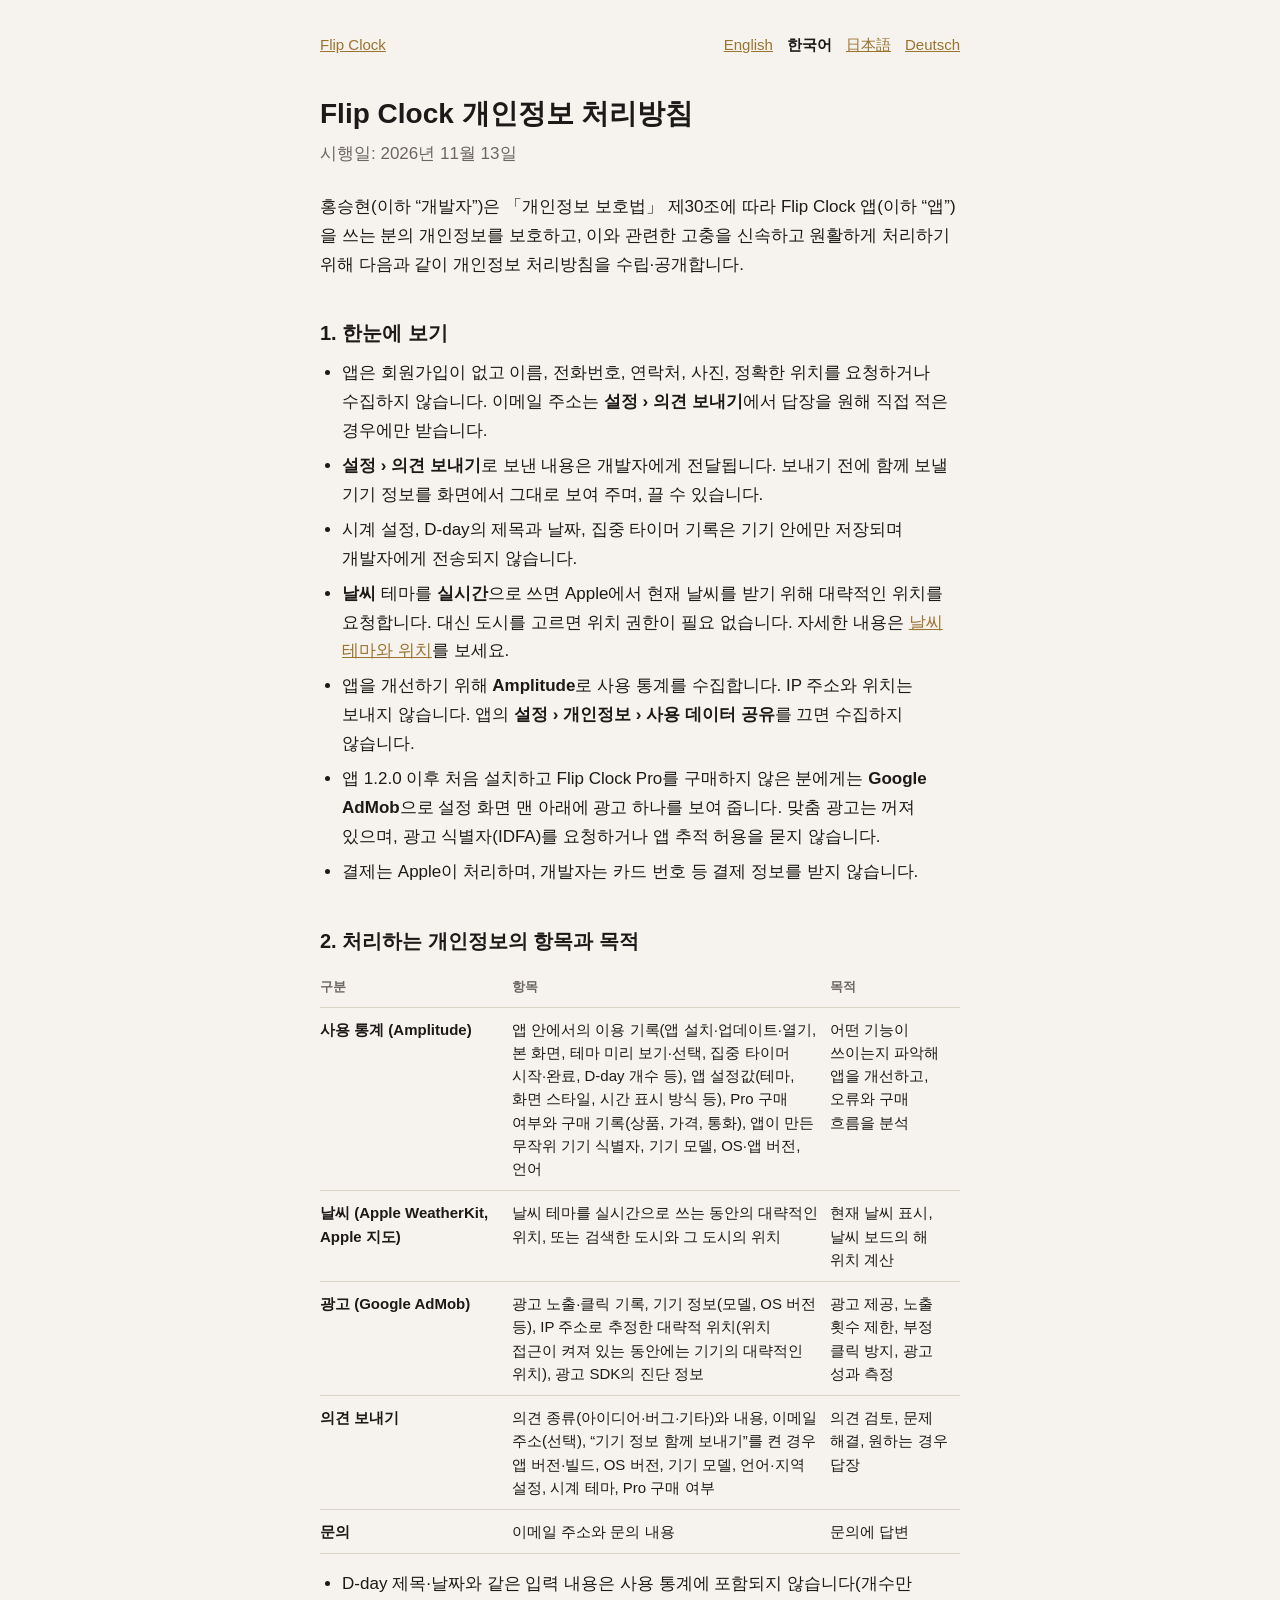
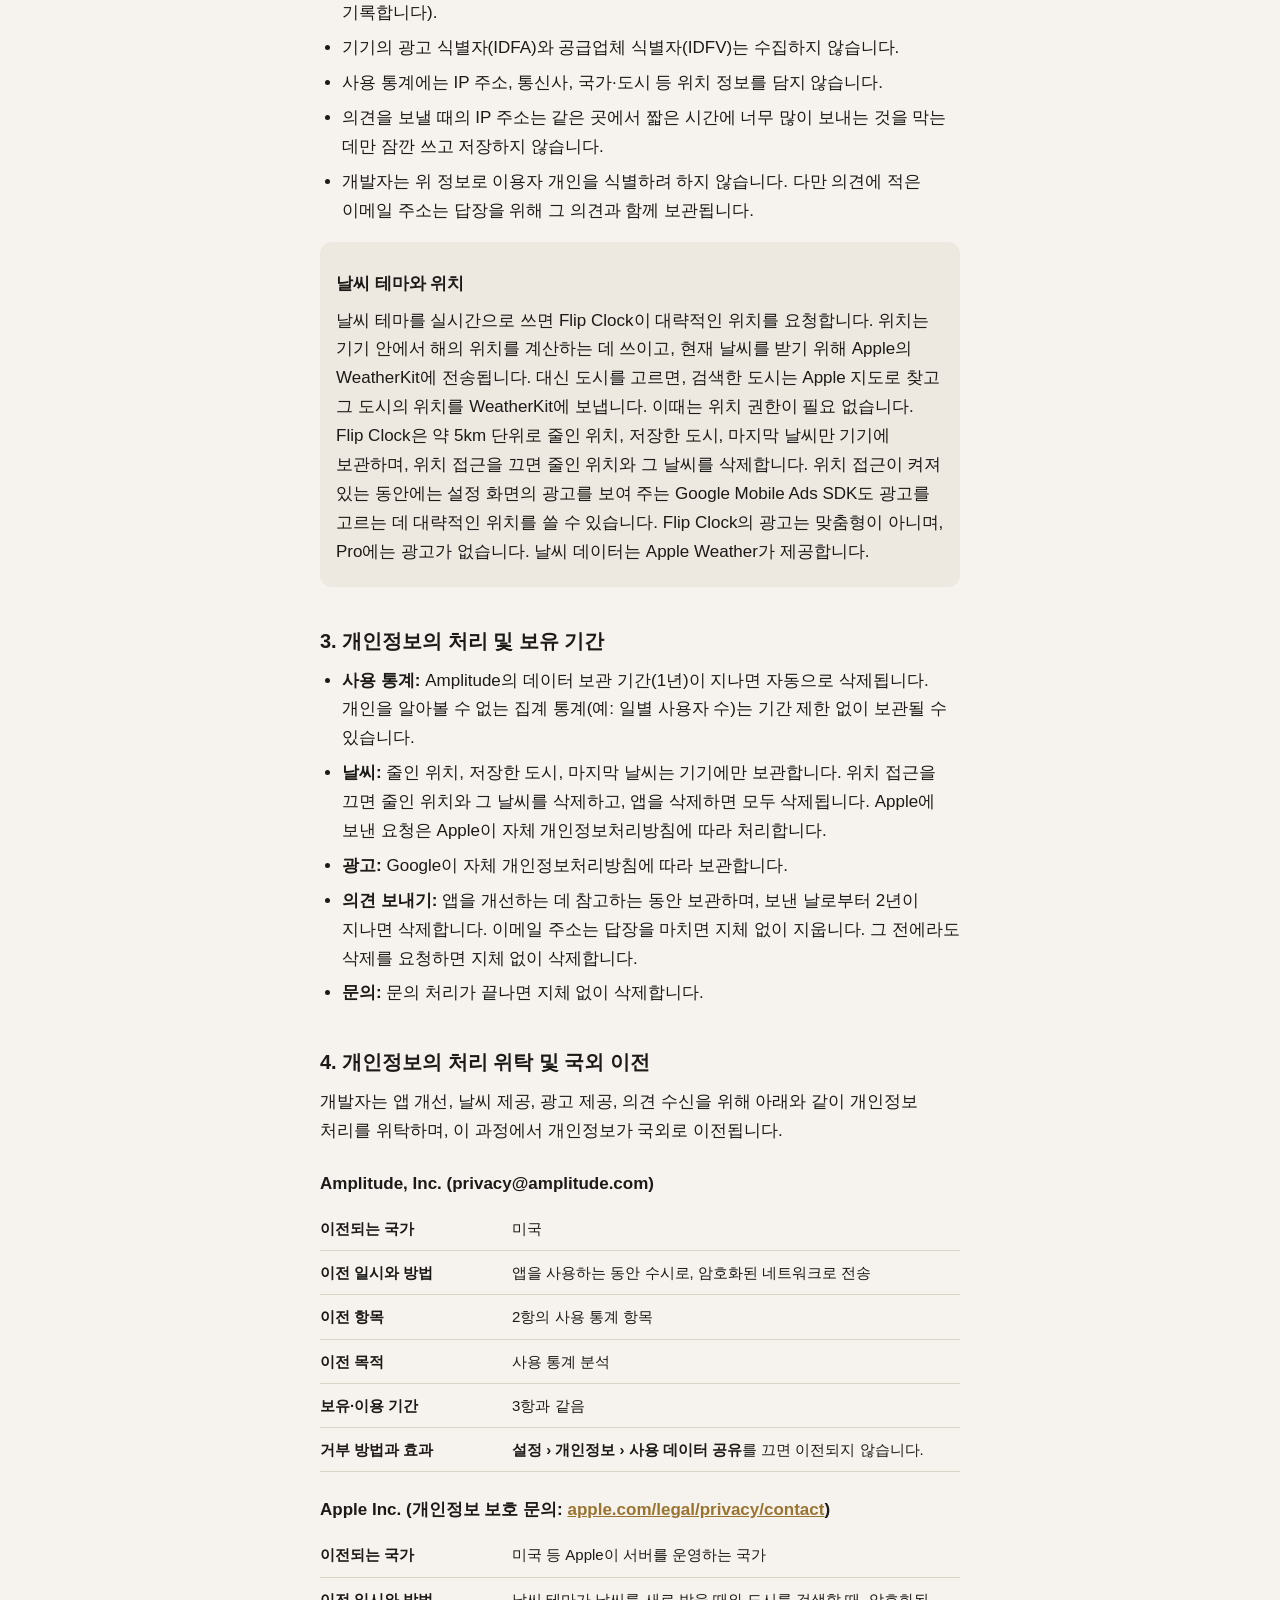
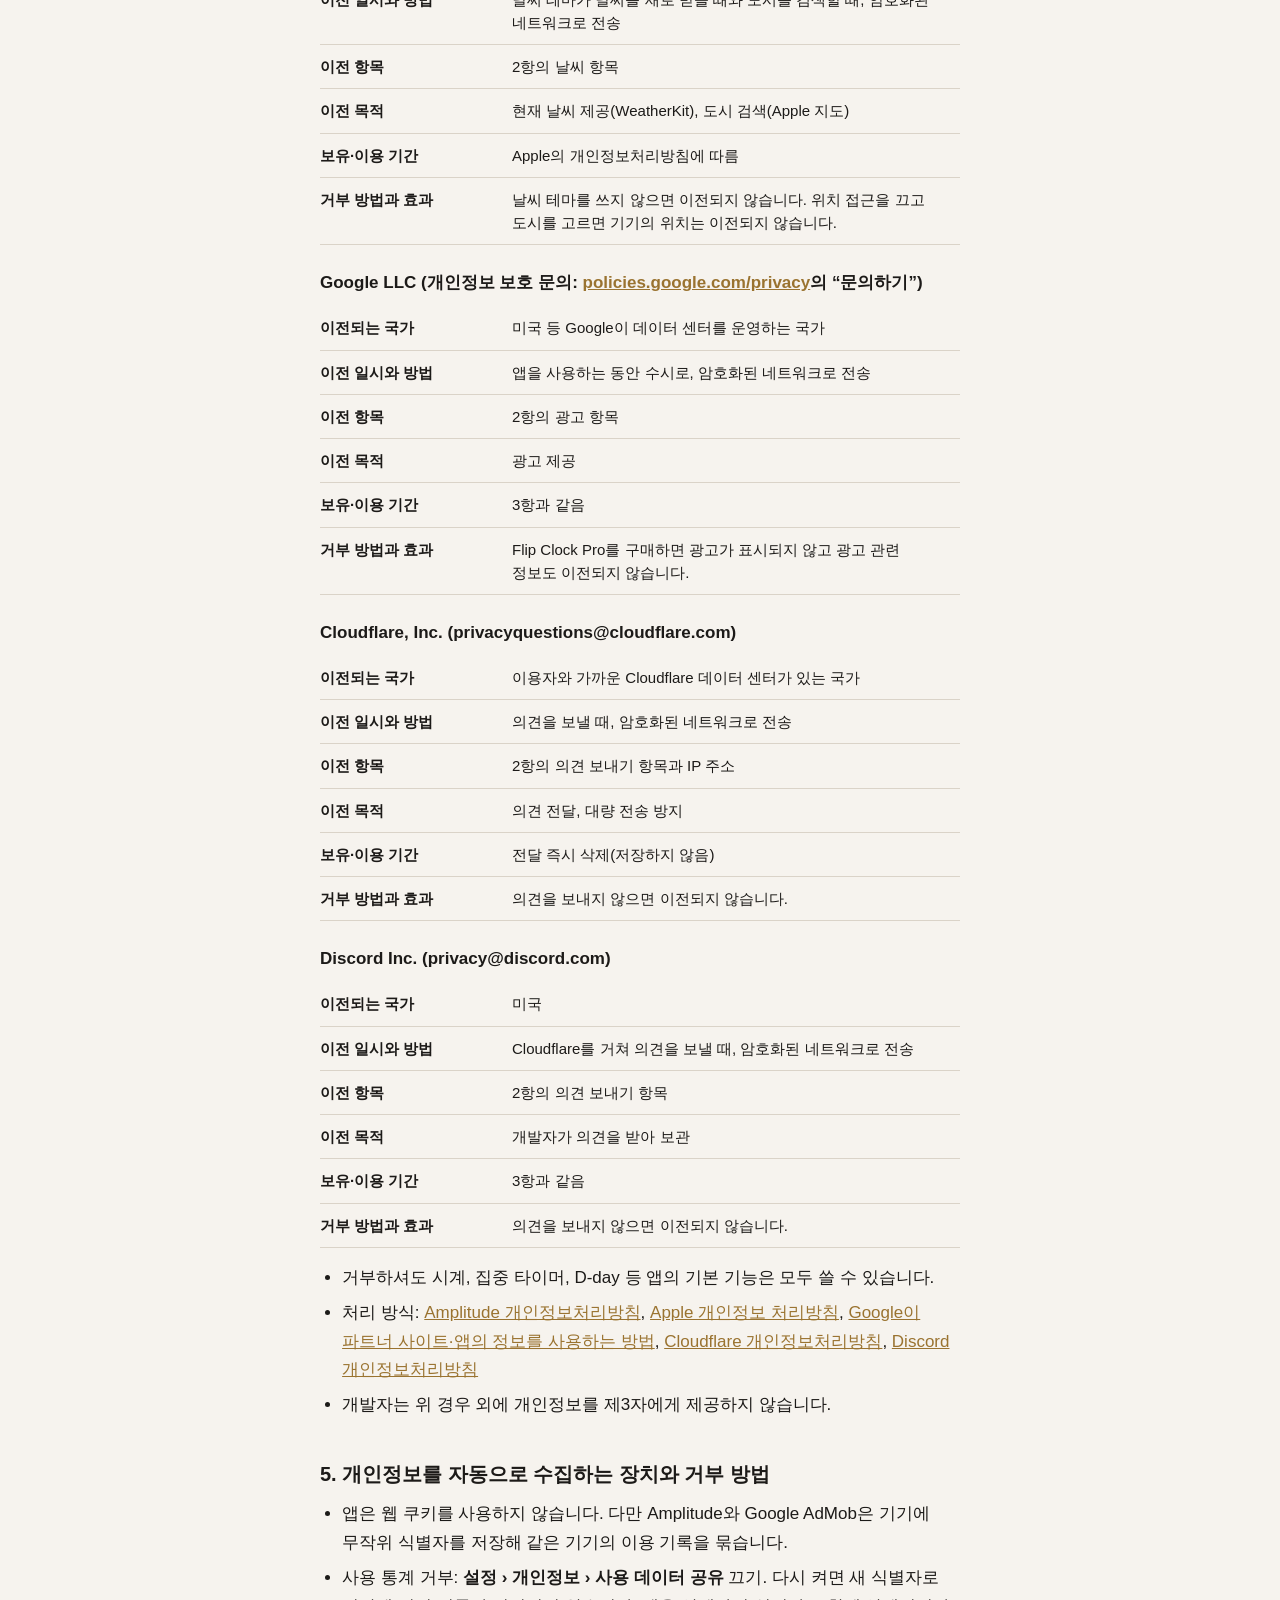
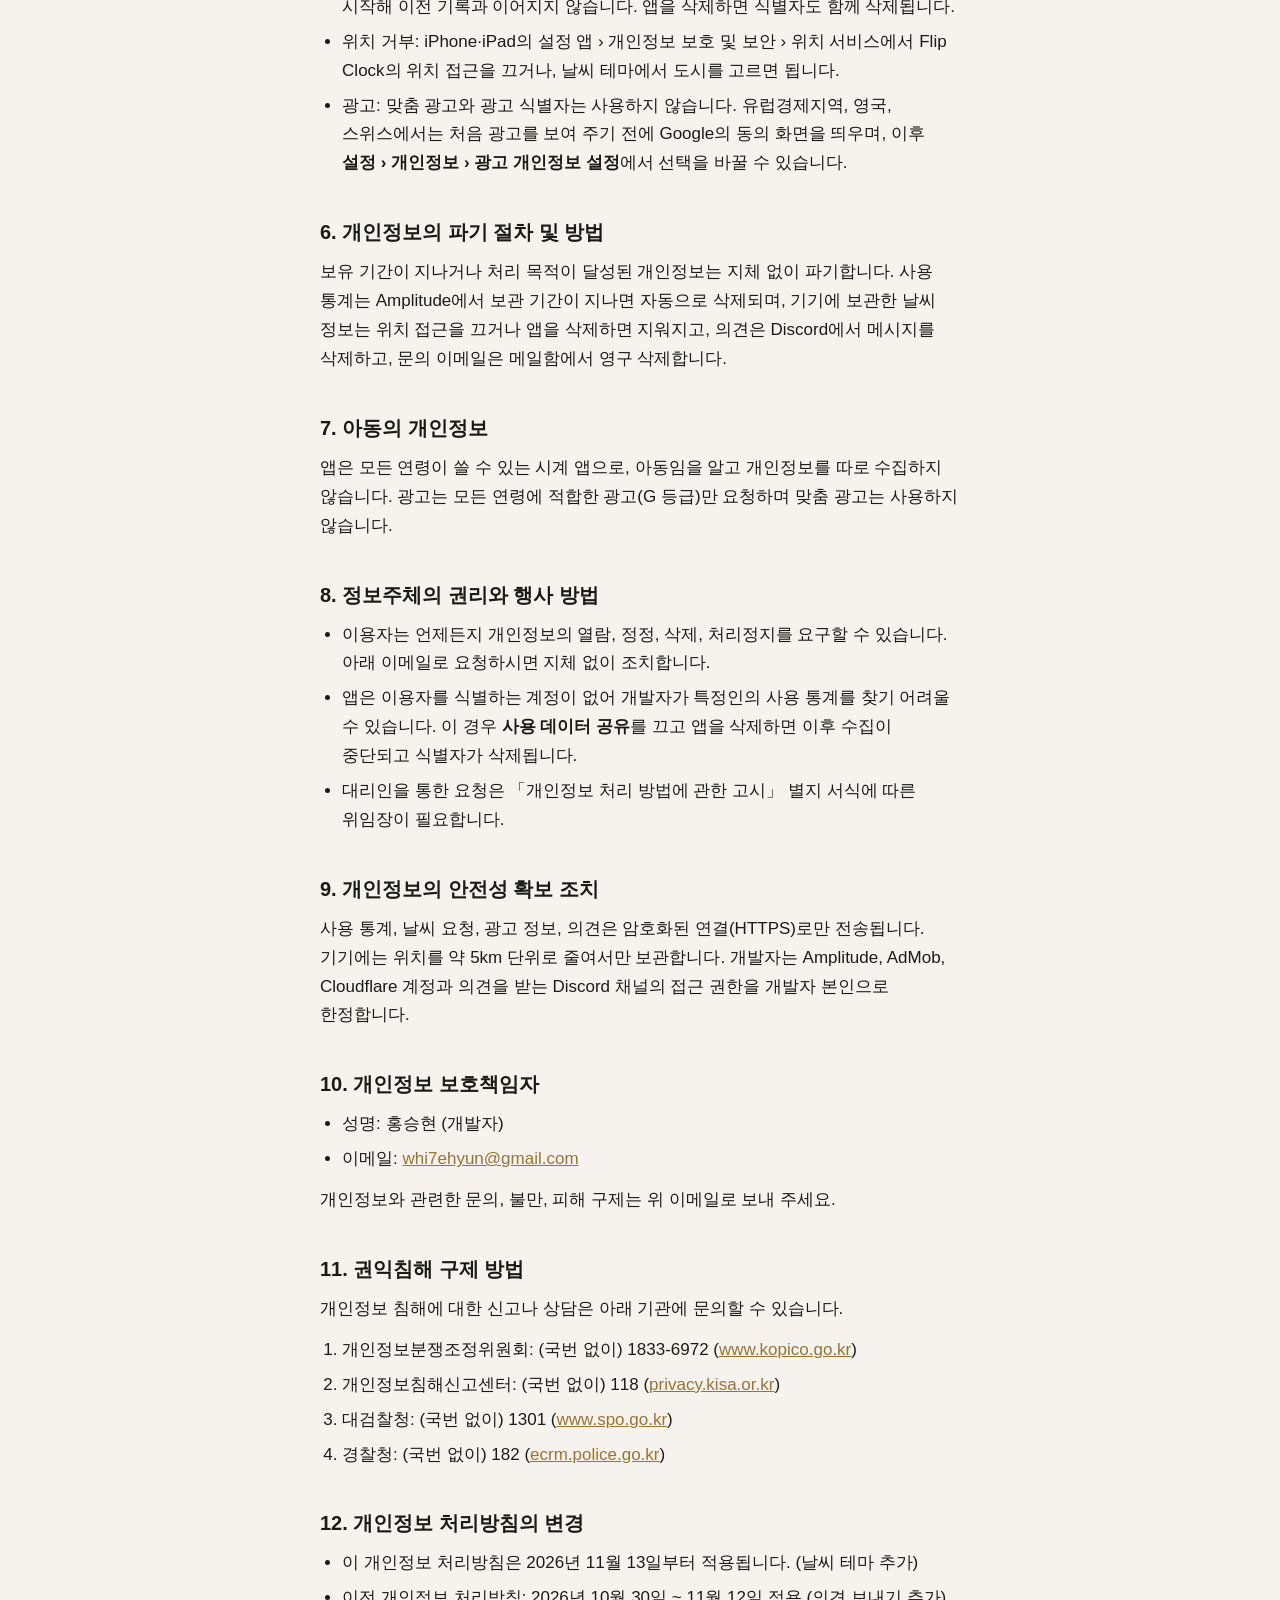
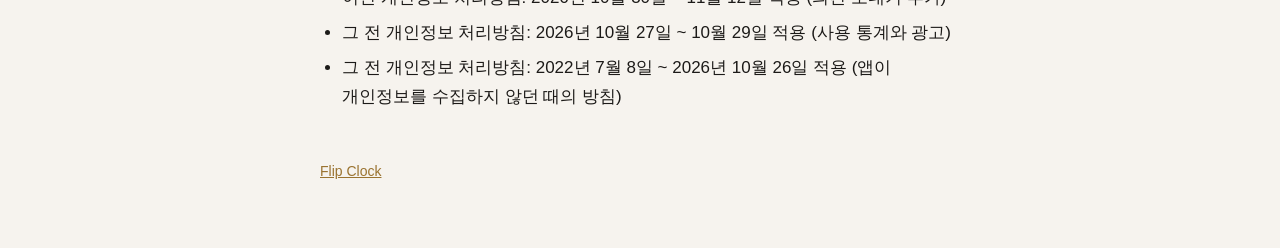
<file: ko/privacy/index.html>
<!doctype html>
<html lang="ko">
<head>
  <meta charset="utf-8">
  <meta name="viewport" content="width=device-width, initial-scale=1, viewport-fit=cover">
  <title>Flip Clock 개인정보 처리방침</title>
  <meta name="description" content="Flip Clock이 처리하는 개인정보의 항목과 목적, 보유 기간, 이용자의 권리.">
  <link rel="canonical" href="https://flipclock.whitehyun.com/ko/privacy/">
  <link rel="alternate" hreflang="en" href="https://flipclock.whitehyun.com/privacy/">
  <link rel="alternate" hreflang="ko" href="https://flipclock.whitehyun.com/ko/privacy/">
  <link rel="alternate" hreflang="ja" href="https://flipclock.whitehyun.com/ja/privacy/">
  <link rel="alternate" hreflang="de" href="https://flipclock.whitehyun.com/de/privacy/">
  <link rel="alternate" hreflang="x-default" href="https://flipclock.whitehyun.com/privacy/">
  <link rel="stylesheet" href="/privacy.css">
</head>
<body>
  <main>
    <nav class="top" aria-label="언어">
      <a href="/">Flip Clock</a>
      <ul>
        <li><a href="/privacy/?lang=en" lang="en" hreflang="en">English</a></li>
        <li><a href="/ko/privacy/" lang="ko" aria-current="page">한국어</a></li>
        <li><a href="/ja/privacy/" lang="ja" hreflang="ja">日本語</a></li>
        <li><a href="/de/privacy/" lang="de" hreflang="de">Deutsch</a></li>
      </ul>
    </nav>

    <h1>Flip Clock 개인정보 처리방침</h1>
    <p class="effective">시행일: 2026년 11월 13일</p>

    <p>홍승현(이하 “개발자”)은 「개인정보 보호법」 제30조에 따라 Flip Clock 앱(이하 “앱”)을 쓰는 분의 개인정보를 보호하고, 이와 관련한 고충을 신속하고 원활하게 처리하기 위해 다음과 같이 개인정보 처리방침을 수립·공개합니다.</p>

    <h2 id="summary">1. 한눈에 보기</h2>
    <ul>
      <li>앱은 회원가입이 없고 이름, 전화번호, 연락처, 사진, 정확한 위치를 요청하거나 수집하지 않습니다. 이메일 주소는 <strong>설정 › 의견 보내기</strong>에서 답장을 원해 직접 적은 경우에만 받습니다.</li>
      <li><strong>설정 › 의견 보내기</strong>로 보낸 내용은 개발자에게 전달됩니다. 보내기 전에 함께 보낼 기기 정보를 화면에서 그대로 보여 주며, 끌 수 있습니다.</li>
      <li>시계 설정, D-day의 제목과 날짜, 집중 타이머 기록은 기기 안에만 저장되며 개발자에게 전송되지 않습니다.</li>
      <li><strong>날씨</strong> 테마를 <strong>실시간</strong>으로 쓰면 Apple에서 현재 날씨를 받기 위해 대략적인 위치를 요청합니다. 대신 도시를 고르면 위치 권한이 필요 없습니다. 자세한 내용은 <a href="#weather">날씨 테마와 위치</a>를 보세요.</li>
      <li>앱을 개선하기 위해 <strong>Amplitude</strong>로 사용 통계를 수집합니다. IP 주소와 위치는 보내지 않습니다. 앱의 <strong>설정 › 개인정보 › 사용 데이터 공유</strong>를 끄면 수집하지 않습니다.</li>
      <li>앱 1.2.0 이후 처음 설치하고 Flip Clock Pro를 구매하지 않은 분에게는 <strong>Google AdMob</strong>으로 설정 화면 맨 아래에 광고 하나를 보여 줍니다. 맞춤 광고는 꺼져 있으며, 광고 식별자(IDFA)를 요청하거나 앱 추적 허용을 묻지 않습니다.</li>
      <li>결제는 Apple이 처리하며, 개발자는 카드 번호 등 결제 정보를 받지 않습니다.</li>
    </ul>

    <h2 id="collected">2. 처리하는 개인정보의 항목과 목적</h2>
    <div class="table-wrap">
      <table>
        <thead><tr><th scope="col">구분</th><th scope="col">항목</th><th scope="col">목적</th></tr></thead>
        <tbody>
          <tr><th scope="row">사용 통계 (Amplitude)</th><td>앱 안에서의 이용 기록(앱 설치·업데이트·열기, 본 화면, 테마 미리 보기·선택, 집중 타이머 시작·완료, D-day 개수 등), 앱 설정값(테마, 화면 스타일, 시간 표시 방식 등), Pro 구매 여부와 구매 기록(상품, 가격, 통화), 앱이 만든 무작위 기기 식별자, 기기 모델, OS·앱 버전, 언어</td><td>어떤 기능이 쓰이는지 파악해 앱을 개선하고, 오류와 구매 흐름을 분석</td></tr>
          <tr><th scope="row">날씨 (Apple WeatherKit, Apple 지도)</th><td>날씨 테마를 실시간으로 쓰는 동안의 대략적인 위치, 또는 검색한 도시와 그 도시의 위치</td><td>현재 날씨 표시, 날씨 보드의 해 위치 계산</td></tr>
          <tr><th scope="row">광고 (Google AdMob)</th><td>광고 노출·클릭 기록, 기기 정보(모델, OS 버전 등), IP 주소로 추정한 대략적 위치(위치 접근이 켜져 있는 동안에는 기기의 대략적인 위치), 광고 SDK의 진단 정보</td><td>광고 제공, 노출 횟수 제한, 부정 클릭 방지, 광고 성과 측정</td></tr>
          <tr><th scope="row">의견 보내기</th><td>의견 종류(아이디어·버그·기타)와 내용, 이메일 주소(선택), “기기 정보 함께 보내기”를 켠 경우 앱 버전·빌드, OS 버전, 기기 모델, 언어·지역 설정, 시계 테마, Pro 구매 여부</td><td>의견 검토, 문제 해결, 원하는 경우 답장</td></tr>
          <tr><th scope="row">문의</th><td>이메일 주소와 문의 내용</td><td>문의에 답변</td></tr>
        </tbody>
      </table>
    </div>
    <ul>
      <li>D-day 제목·날짜와 같은 입력 내용은 사용 통계에 포함되지 않습니다(개수만 기록합니다).</li>
      <li>기기의 광고 식별자(IDFA)와 공급업체 식별자(IDFV)는 수집하지 않습니다.</li>
      <li>사용 통계에는 IP 주소, 통신사, 국가·도시 등 위치 정보를 담지 않습니다.</li>
      <li>의견을 보낼 때의 IP 주소는 같은 곳에서 짧은 시간에 너무 많이 보내는 것을 막는 데만 잠깐 쓰고 저장하지 않습니다.</li>
      <li>개발자는 위 정보로 이용자 개인을 식별하려 하지 않습니다. 다만 의견에 적은 이메일 주소는 답장을 위해 그 의견과 함께 보관됩니다.</li>
    </ul>

    <section class="weather" aria-labelledby="weather">
      <h3 id="weather">날씨 테마와 위치</h3>
      <p>날씨 테마를 실시간으로 쓰면 Flip Clock이 대략적인 위치를 요청합니다. 위치는 기기 안에서 해의 위치를 계산하는 데 쓰이고, 현재 날씨를 받기 위해 Apple의 WeatherKit에 전송됩니다. 대신 도시를 고르면, 검색한 도시는 Apple 지도로 찾고 그 도시의 위치를 WeatherKit에 보냅니다. 이때는 위치 권한이 필요 없습니다. Flip Clock은 약 5km 단위로 줄인 위치, 저장한 도시, 마지막 날씨만 기기에 보관하며, 위치 접근을 끄면 줄인 위치와 그 날씨를 삭제합니다. 위치 접근이 켜져 있는 동안에는 설정 화면의 광고를 보여 주는 Google Mobile Ads SDK도 광고를 고르는 데 대략적인 위치를 쓸 수 있습니다. Flip Clock의 광고는 맞춤형이 아니며, Pro에는 광고가 없습니다. 날씨 데이터는 Apple Weather가 제공합니다.</p>
    </section>

    <h2 id="retention">3. 개인정보의 처리 및 보유 기간</h2>
    <ul>
      <li><strong>사용 통계:</strong> Amplitude의 데이터 보관 기간(1년)이 지나면 자동으로 삭제됩니다. 개인을 알아볼 수 없는 집계 통계(예: 일별 사용자 수)는 기간 제한 없이 보관될 수 있습니다.</li>
      <li><strong>날씨:</strong> 줄인 위치, 저장한 도시, 마지막 날씨는 기기에만 보관합니다. 위치 접근을 끄면 줄인 위치와 그 날씨를 삭제하고, 앱을 삭제하면 모두 삭제됩니다. Apple에 보낸 요청은 Apple이 자체 개인정보처리방침에 따라 처리합니다.</li>
      <li><strong>광고:</strong> Google이 자체 개인정보처리방침에 따라 보관합니다.</li>
      <li><strong>의견 보내기:</strong> 앱을 개선하는 데 참고하는 동안 보관하며, 보낸 날로부터 2년이 지나면 삭제합니다. 이메일 주소는 답장을 마치면 지체 없이 지웁니다. 그 전에라도 삭제를 요청하면 지체 없이 삭제합니다.</li>
      <li><strong>문의:</strong> 문의 처리가 끝나면 지체 없이 삭제합니다.</li>
    </ul>

    <h2 id="processors">4. 개인정보의 처리 위탁 및 국외 이전</h2>
    <p>개발자는 앱 개선, 날씨 제공, 광고 제공, 의견 수신을 위해 아래와 같이 개인정보 처리를 위탁하며, 이 과정에서 개인정보가 국외로 이전됩니다.</p>

    <h3>Amplitude, Inc. (privacy@amplitude.com)</h3>
    <div class="table-wrap"><table><tbody>
      <tr><th scope="row">이전되는 국가</th><td>미국</td></tr>
      <tr><th scope="row">이전 일시와 방법</th><td>앱을 사용하는 동안 수시로, 암호화된 네트워크로 전송</td></tr>
      <tr><th scope="row">이전 항목</th><td>2항의 사용 통계 항목</td></tr>
      <tr><th scope="row">이전 목적</th><td>사용 통계 분석</td></tr>
      <tr><th scope="row">보유·이용 기간</th><td>3항과 같음</td></tr>
      <tr><th scope="row">거부 방법과 효과</th><td><strong>설정 › 개인정보 › 사용 데이터 공유</strong>를 끄면 이전되지 않습니다.</td></tr>
    </tbody></table></div>

    <h3>Apple Inc. (개인정보 보호 문의: <a href="https://www.apple.com/legal/privacy/contact/">apple.com/legal/privacy/contact</a>)</h3>
    <div class="table-wrap"><table><tbody>
      <tr><th scope="row">이전되는 국가</th><td>미국 등 Apple이 서버를 운영하는 국가</td></tr>
      <tr><th scope="row">이전 일시와 방법</th><td>날씨 테마가 날씨를 새로 받을 때와 도시를 검색할 때, 암호화된 네트워크로 전송</td></tr>
      <tr><th scope="row">이전 항목</th><td>2항의 날씨 항목</td></tr>
      <tr><th scope="row">이전 목적</th><td>현재 날씨 제공(WeatherKit), 도시 검색(Apple 지도)</td></tr>
      <tr><th scope="row">보유·이용 기간</th><td>Apple의 개인정보처리방침에 따름</td></tr>
      <tr><th scope="row">거부 방법과 효과</th><td>날씨 테마를 쓰지 않으면 이전되지 않습니다. 위치 접근을 끄고 도시를 고르면 기기의 위치는 이전되지 않습니다.</td></tr>
    </tbody></table></div>

    <h3>Google LLC (개인정보 보호 문의: <a href="https://policies.google.com/privacy">policies.google.com/privacy</a>의 “문의하기”)</h3>
    <div class="table-wrap"><table><tbody>
      <tr><th scope="row">이전되는 국가</th><td>미국 등 Google이 데이터 센터를 운영하는 국가</td></tr>
      <tr><th scope="row">이전 일시와 방법</th><td>앱을 사용하는 동안 수시로, 암호화된 네트워크로 전송</td></tr>
      <tr><th scope="row">이전 항목</th><td>2항의 광고 항목</td></tr>
      <tr><th scope="row">이전 목적</th><td>광고 제공</td></tr>
      <tr><th scope="row">보유·이용 기간</th><td>3항과 같음</td></tr>
      <tr><th scope="row">거부 방법과 효과</th><td>Flip Clock Pro를 구매하면 광고가 표시되지 않고 광고 관련 정보도 이전되지 않습니다.</td></tr>
    </tbody></table></div>

    <h3>Cloudflare, Inc. (privacyquestions@cloudflare.com)</h3>
    <div class="table-wrap"><table><tbody>
      <tr><th scope="row">이전되는 국가</th><td>이용자와 가까운 Cloudflare 데이터 센터가 있는 국가</td></tr>
      <tr><th scope="row">이전 일시와 방법</th><td>의견을 보낼 때, 암호화된 네트워크로 전송</td></tr>
      <tr><th scope="row">이전 항목</th><td>2항의 의견 보내기 항목과 IP 주소</td></tr>
      <tr><th scope="row">이전 목적</th><td>의견 전달, 대량 전송 방지</td></tr>
      <tr><th scope="row">보유·이용 기간</th><td>전달 즉시 삭제(저장하지 않음)</td></tr>
      <tr><th scope="row">거부 방법과 효과</th><td>의견을 보내지 않으면 이전되지 않습니다.</td></tr>
    </tbody></table></div>

    <h3>Discord Inc. (privacy@discord.com)</h3>
    <div class="table-wrap"><table><tbody>
      <tr><th scope="row">이전되는 국가</th><td>미국</td></tr>
      <tr><th scope="row">이전 일시와 방법</th><td>Cloudflare를 거쳐 의견을 보낼 때, 암호화된 네트워크로 전송</td></tr>
      <tr><th scope="row">이전 항목</th><td>2항의 의견 보내기 항목</td></tr>
      <tr><th scope="row">이전 목적</th><td>개발자가 의견을 받아 보관</td></tr>
      <tr><th scope="row">보유·이용 기간</th><td>3항과 같음</td></tr>
      <tr><th scope="row">거부 방법과 효과</th><td>의견을 보내지 않으면 이전되지 않습니다.</td></tr>
    </tbody></table></div>

    <ul>
      <li>거부하셔도 시계, 집중 타이머, D-day 등 앱의 기본 기능은 모두 쓸 수 있습니다.</li>
      <li>처리 방식: <a href="https://amplitude.com/privacy">Amplitude 개인정보처리방침</a>, <a href="https://www.apple.com/kr/legal/privacy/">Apple 개인정보 처리방침</a>, <a href="https://policies.google.com/technologies/partner-sites">Google이 파트너 사이트·앱의 정보를 사용하는 방법</a>, <a href="https://www.cloudflare.com/privacypolicy/">Cloudflare 개인정보처리방침</a>, <a href="https://discord.com/privacy">Discord 개인정보처리방침</a></li>
      <li>개발자는 위 경우 외에 개인정보를 제3자에게 제공하지 않습니다.</li>
    </ul>

    <h2 id="devices">5. 개인정보를 자동으로 수집하는 장치와 거부 방법</h2>
    <ul>
      <li>앱은 웹 쿠키를 사용하지 않습니다. 다만 Amplitude와 Google AdMob은 기기에 무작위 식별자를 저장해 같은 기기의 이용 기록을 묶습니다.</li>
      <li>사용 통계 거부: <strong>설정 › 개인정보 › 사용 데이터 공유</strong> 끄기. 다시 켜면 새 식별자로 시작해 이전 기록과 이어지지 않습니다. 앱을 삭제하면 식별자도 함께 삭제됩니다.</li>
      <li>위치 거부: iPhone·iPad의 설정 앱 › 개인정보 보호 및 보안 › 위치 서비스에서 Flip Clock의 위치 접근을 끄거나, 날씨 테마에서 도시를 고르면 됩니다.</li>
      <li>광고: 맞춤 광고와 광고 식별자는 사용하지 않습니다. 유럽경제지역, 영국, 스위스에서는 처음 광고를 보여 주기 전에 Google의 동의 화면을 띄우며, 이후 <strong>설정 › 개인정보 › 광고 개인정보 설정</strong>에서 선택을 바꿀 수 있습니다.</li>
    </ul>

    <h2 id="destruction">6. 개인정보의 파기 절차 및 방법</h2>
    <p>보유 기간이 지나거나 처리 목적이 달성된 개인정보는 지체 없이 파기합니다. 사용 통계는 Amplitude에서 보관 기간이 지나면 자동으로 삭제되며, 기기에 보관한 날씨 정보는 위치 접근을 끄거나 앱을 삭제하면 지워지고, 의견은 Discord에서 메시지를 삭제하고, 문의 이메일은 메일함에서 영구 삭제합니다.</p>

    <h2 id="children">7. 아동의 개인정보</h2>
    <p>앱은 모든 연령이 쓸 수 있는 시계 앱으로, 아동임을 알고 개인정보를 따로 수집하지 않습니다. 광고는 모든 연령에 적합한 광고(G 등급)만 요청하며 맞춤 광고는 사용하지 않습니다.</p>

    <h2 id="rights">8. 정보주체의 권리와 행사 방법</h2>
    <ul>
      <li>이용자는 언제든지 개인정보의 열람, 정정, 삭제, 처리정지를 요구할 수 있습니다. 아래 이메일로 요청하시면 지체 없이 조치합니다.</li>
      <li>앱은 이용자를 식별하는 계정이 없어 개발자가 특정인의 사용 통계를 찾기 어려울 수 있습니다. 이 경우 <strong>사용 데이터 공유</strong>를 끄고 앱을 삭제하면 이후 수집이 중단되고 식별자가 삭제됩니다.</li>
      <li>대리인을 통한 요청은 「개인정보 처리 방법에 관한 고시」 별지 서식에 따른 위임장이 필요합니다.</li>
    </ul>

    <h2 id="security">9. 개인정보의 안전성 확보 조치</h2>
    <p>사용 통계, 날씨 요청, 광고 정보, 의견은 암호화된 연결(HTTPS)로만 전송됩니다. 기기에는 위치를 약 5km 단위로 줄여서만 보관합니다. 개발자는 Amplitude, AdMob, Cloudflare 계정과 의견을 받는 Discord 채널의 접근 권한을 개발자 본인으로 한정합니다.</p>

    <h2 id="officer">10. 개인정보 보호책임자</h2>
    <ul>
      <li>성명: 홍승현 (개발자)</li>
      <li>이메일: <a href="mailto:whi7ehyun@gmail.com">whi7ehyun@gmail.com</a></li>
    </ul>
    <p>개인정보와 관련한 문의, 불만, 피해 구제는 위 이메일로 보내 주세요.</p>

    <h2 id="remedies">11. 권익침해 구제 방법</h2>
    <p>개인정보 침해에 대한 신고나 상담은 아래 기관에 문의할 수 있습니다.</p>
    <ol>
      <li>개인정보분쟁조정위원회: (국번 없이) 1833-6972 (<a href="https://www.kopico.go.kr">www.kopico.go.kr</a>)</li>
      <li>개인정보침해신고센터: (국번 없이) 118 (<a href="https://privacy.kisa.or.kr">privacy.kisa.or.kr</a>)</li>
      <li>대검찰청: (국번 없이) 1301 (<a href="https://www.spo.go.kr">www.spo.go.kr</a>)</li>
      <li>경찰청: (국번 없이) 182 (<a href="https://ecrm.police.go.kr">ecrm.police.go.kr</a>)</li>
    </ol>

    <h2 id="changes">12. 개인정보 처리방침의 변경</h2>
    <ul>
      <li>이 개인정보 처리방침은 2026년 11월 13일부터 적용됩니다. (날씨 테마 추가)</li>
      <li>이전 개인정보 처리방침: 2026년 10월 30일 ~ 11월 12일 적용 (의견 보내기 추가)</li>
      <li>그 전 개인정보 처리방침: 2026년 10월 27일 ~ 10월 29일 적용 (사용 통계와 광고)</li>
      <li>그 전 개인정보 처리방침: 2022년 7월 8일 ~ 2026년 10월 26일 적용 (앱이 개인정보를 수집하지 않던 때의 방침)</li>
    </ul>

    <footer><a href="/">Flip Clock</a></footer>
  </main>
</body>
</html>
</file>
<file: privacy.css>
:root {
  color-scheme: light dark;
  --canvas: #F6F3EE;
  --surface: #EDE8E0;
  --text: #1C1A18;
  --text-secondary: #6B6660;
  --rule: #DAD3C8;
  --link: #9A7330;
}
@media (prefers-color-scheme: dark) {
  :root {
    --canvas: #120E0B;
    --surface: #1E1915;
    --text: #F2EFE9;
    --text-secondary: #8F867B;
    --rule: #3A322B;
    --link: #D2A45A;
  }
}
* { box-sizing: border-box; }
body {
  margin: 0;
  background: var(--canvas);
  color: var(--text);
  font-family: -apple-system, BlinkMacSystemFont, "Apple SD Gothic Neo", "Hiragino Sans", "Noto Sans KR", "Noto Sans JP", sans-serif;
  font-size: 17px;
  line-height: 1.7;
  -webkit-text-size-adjust: 100%;
  overflow-wrap: break-word;
}
html:lang(ko) body { word-break: keep-all; }
html:lang(de) body { hyphens: auto; }
main {
  max-width: 42rem;
  margin: 0 auto;
  padding: 32px max(16px, env(safe-area-inset-right)) 64px max(16px, env(safe-area-inset-left));
}
nav.top {
  display: flex;
  flex-wrap: wrap;
  justify-content: space-between;
  gap: 8px 16px;
  font-size: 15px;
  margin-bottom: 32px;
}
nav.top ul { display: flex; flex-wrap: wrap; gap: 4px 14px; list-style: none; margin: 0; padding: 0; }
nav.top a[aria-current="page"] { color: var(--text); text-decoration: none; font-weight: 600; }
h1 { font-size: 28px; line-height: 1.3; margin: 0 0 8px; }
h2 { font-size: 20px; line-height: 1.4; margin: 40px 0 12px; }
h3 { font-size: 17px; margin: 24px 0 8px; }
p { margin: 0 0 12px; }
ul, ol { margin: 0 0 12px; padding-left: 1.3em; }
li { margin-bottom: 6px; }
a { color: var(--link); }
.effective { color: var(--text-secondary); margin-bottom: 24px; }
.table-wrap { overflow-x: auto; margin: 0 0 16px; }
table { border-collapse: collapse; width: 100%; font-size: 15px; line-height: 1.55; }
th, td { text-align: left; vertical-align: top; padding: 10px 12px 10px 0; border-bottom: 1px solid var(--rule); }
thead th { font-size: 13px; color: var(--text-secondary); font-weight: 600; }
tbody th { font-weight: 600; width: 30%; }
section.weather { background: var(--surface); border-radius: 12px; padding: 4px 16px 8px; margin: 16px 0; }
footer { margin-top: 48px; color: var(--text-secondary); font-size: 14px; }
</file>
